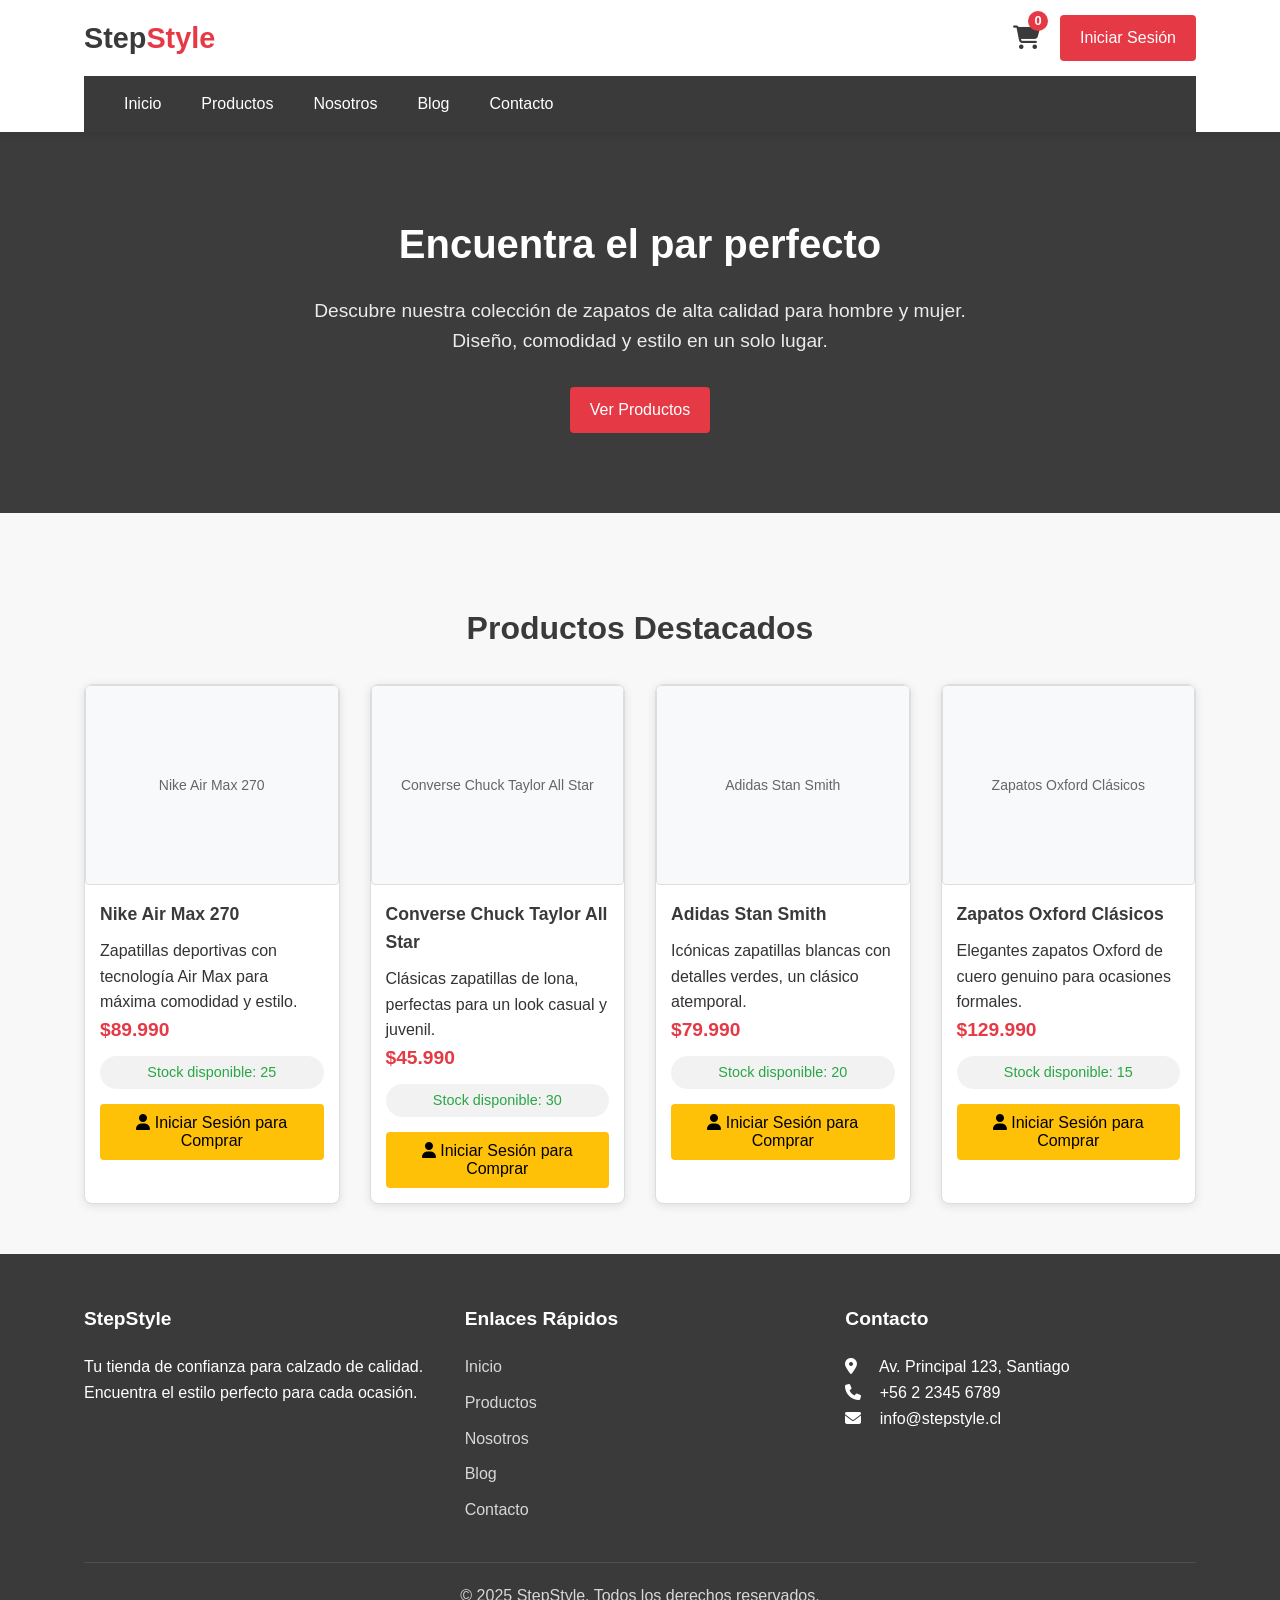
<file: index.html>
<!DOCTYPE html>
    <html lang="es">

    <head>
        <meta charset="UTF-8">
        <meta name="viewport" content="width=device-width, initial-scale=1.0">
        <title>StepStyle - Tienda de Zapatos "Pisada Fina"</title>
        <link rel="stylesheet" href="https://cdnjs.cloudflare.com/ajax/libs/font-awesome/6.4.0/css/all.min.css">
        <link rel="stylesheet" href="assets/css/style.css">

    </head>

    <body>
        <!-- Header -->
        <header>
            <div class="container">
                <div class="header-top">
                    <div class="logo">Step<span>Style</span></div>
                    <div class="header-actions">
                        <div class="cart-icon">
                            <a href="carrito.html"><i class="fas fa-shopping-cart"></i></a>
                            <span class="cart-count">0</span>
                        </div>
                        <!-- Menu del usuario -->
                        <div class="user-menu" id="user-menu" style="display: none;">
                            <div class="user-menu-btn">
                                <i class="fas fa-user-circle"></i>
                                <span id="user-name"></span>
                                <i class="fas fa-chevron-down"></i>
                            </div>
                            <div class="user-dropdown">
                                <a href="perfil.html">Mi Perfil</a>
                                <a href="#" class="logout-btn" onclick="logout()">Cerrar Sesión</a>
                            </div>
                        </div>
                        <!-- Y el botón de login cuando no hay sesión -->
                        <a href="login.html" class="btn btn-outline" id="login-btn">Iniciar Sesión</a>
                        
                        <div class="mobile-menu-btn">
                            <i class="fas fa-bars"></i>
                        </div>
                    </div>
                </div>
                <nav class="navbar">
                    <ul>
                        <li><a href="index.html">Inicio</a></li>
                        <li><a href="productos.html">Productos</a></li>
                        <li><a href="nosotros.html">Nosotros</a></li>
                        <li><a href="blog.html">Blog</a></li>
                        <li><a href="contacto.html">Contacto</a></li>
                    </ul>
                </nav>
            </div>
        </header>
        <!--Hero Section-->
        <section class="hero" id="home">
            <div class="container">
                <h1>Encuentra el par perfecto</h1>
                <p>Descubre nuestra colección de zapatos de alta calidad para hombre y mujer. Diseño, comodidad y estilo en
                    un solo lugar.</p>
                <a href="productos.html" class="btn">Ver Productos</a>
            </div>
        </section>

        <!-- Productos Destacados -->
        <section class="container">
            <h2 class="section-title">Productos Destacados</h2>
            <div class="products-grid" id="featured-products">
                <!-- Los productos se cargarán con JavaScript -->
            </div>
        </section>

        <!-- Footer -->
        <footer>
            <div class="container">
                <div class="footer-content">
                    <div class="footer-section">
                        <h3>StepStyle</h3>
                        <p>Tu tienda de confianza para calzado de calidad. Encuentra el estilo perfecto para cada ocasión.
                        </p>
                    </div>
                    <div class="footer-section">
                        <h3>Enlaces Rápidos</h3>
                        <ul>
                            <li><a href="index.html">Inicio</a></li>
                            <li><a href="productos.html">Productos</a></li>
                            <li><a href="nosotros.html">Nosotros</a></li>
                            <li><a href="blog.html">Blog</a></li>
                            <li><a href="contacto.html">Contacto</a></li>
                        </ul>
                    </div>
                    <div class="footer-section">
                        <h3>Contacto</h3>
                        <p><i class="fas fa-map-marker-alt"></i> Av. Principal 123, Santiago</p>
                        <p><i class="fas fa-phone"></i> +56 2 2345 6789</p>
                        <p><i class="fas fa-envelope"></i> info@stepstyle.cl</p>
                    </div>
                </div>
                <div class="footer-bottom">
                    <p>&copy; 2025 StepStyle. Todos los derechos reservados.</p>
                </div>
            </div>
        </footer>

        <script src="assets/js/main.js"></script>
        <script src="assets/js/productos.js"></script>
    </body>

    </html>
</file>
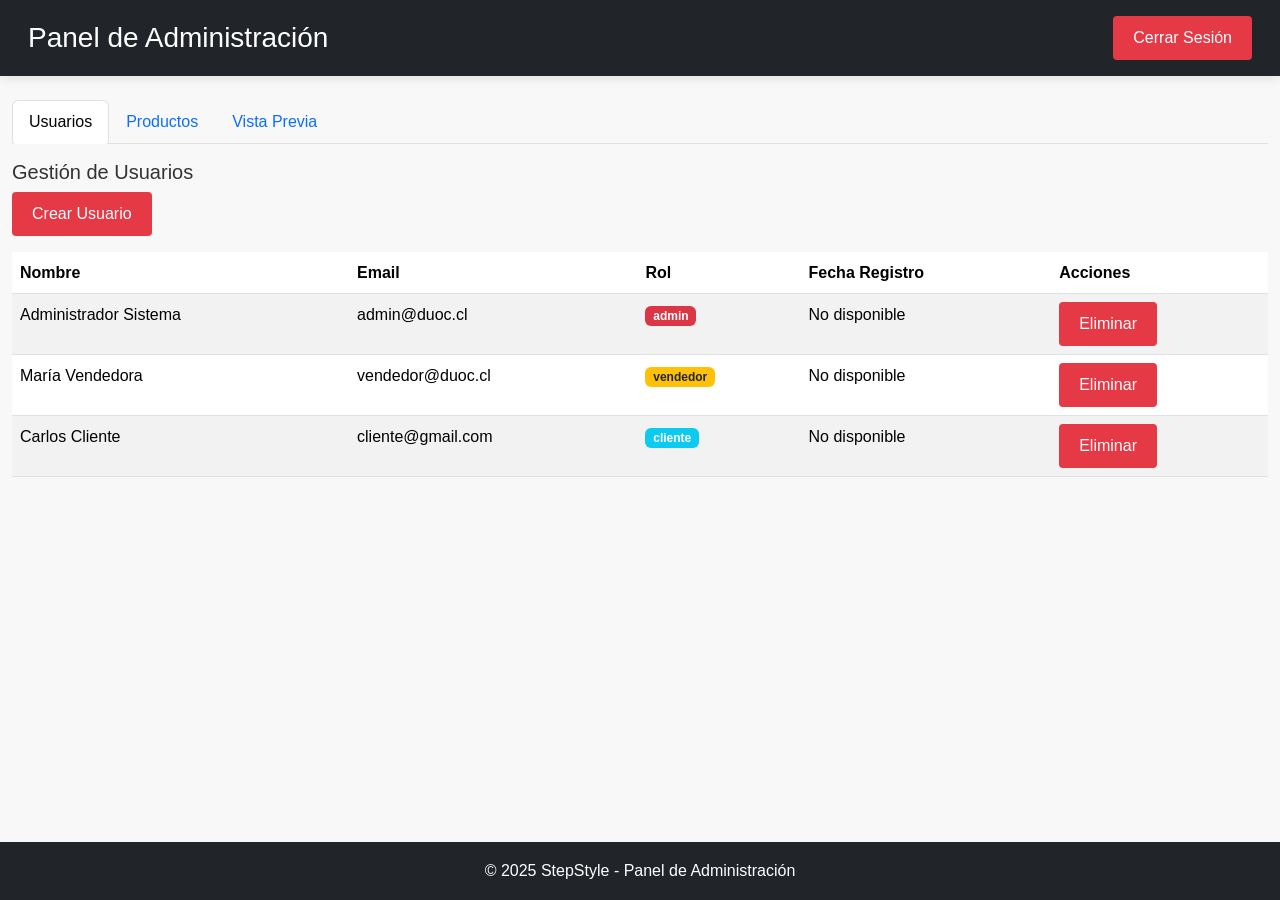
<file: admin.html>
<!DOCTYPE html>
<html lang="es">
<head>
  <meta charset="UTF-8">
  <meta name="viewport" content="width=device-width, initial-scale=1.0">
  <title>StepStyle - Vista Administrador</title>
  <!-- Cargar Bootstrap para usar su sistema de grillas, tablas y componentes -->
  <link href="https://cdn.jsdelivr.net/npm/bootstrap@5.3.2/dist/css/bootstrap.min.css" rel="stylesheet">
  <link rel="stylesheet" href="assets/css/style.css">
</head>
<body>
  <!-- Header -->
  <header class="bg-dark text-white p-3">
    <div class="container-fluid d-flex justify-content-between align-items-center">
      <h1 class="h3 mb-0">Panel de Administración</h1>
      <button class="btn btn-danger btn-sm" onclick="logout()">Cerrar Sesión</button>
    </div>
  </header>

  <main class="container-fluid my-4">
    <!-- Cambiar entre secciones sin recargar -->
    <ul class="nav nav-tabs" id="adminTabs" role="tablist">
      <li class="nav-item" role="presentation">
        <button class="nav-link active" id="usuarios-tab" data-bs-toggle="tab" data-bs-target="#usuarios" type="button" role="tab">Usuarios</button>
      </li>
      <li class="nav-item" role="presentation">
        <button class="nav-link" id="productos-tab" data-bs-toggle="tab" data-bs-target="#productos" type="button" role="tab">Productos</button>
      </li>
      <li class="nav-item" role="presentation">
        <button class="nav-link" id="vista-previa-tab" data-bs-toggle="tab" data-bs-target="#vista-previa" type="button" role="tab">Vista Previa</button>
      </li>
    </ul>

    <!-- Contenido de pestañas -->
    <div class="tab-content mt-3" id="adminTabsContent">
      <!-- Gestión de Usuarios -->
      <div class="tab-pane fade show active" id="usuarios" role="tabpanel">
        <h2 class="h5">Gestión de Usuarios</h2>
        <button class="btn btn-primary mb-3" onclick="mostrarFormularioUsuario()">Crear Usuario</button>
        
        <!-- Formulario para crear nuevo usuario -->
        <div id="form-usuario" class="card mb-3" style="display:none;">
          <div class="card-header">
            <h5 class="card-title mb-0">Crear Nuevo Usuario</h5>
          </div>
          <div class="card-body">
            <div class="row">
              <div class="col-md-6">
                <input type="text" id="nombreUsuario" class="form-control mb-2" placeholder="Nombre completo" required>
                <input type="email" id="emailUsuario" class="form-control mb-2" placeholder="Correo electrónico" required>
                <input type="password" id="contrasenaUsuario" class="form-control mb-2" placeholder="Contraseña" required>
              </div>
              <div class="col-md-6">
                <select id="rolUsuario" class="form-select mb-2" required>
                  <option value="">Seleccionar rol</option>
                  <option value="cliente">Cliente</option>
                  <option value="vendedor">Vendedor</option>
                  <option value="admin">Administrador</option>
                </select>
                <select id="generoUsuario" class="form-select mb-2">
                  <option value="">Seleccionar género</option>
                  <option value="masculino">Masculino</option>
                  <option value="femenino">Femenino</option>
                  <option value="otro">Otro</option>
                </select>
                <input type="date" id="fechaNacimientoUsuario" class="form-control mb-2" placeholder="Fecha de nacimiento">
                <select id="regionUsuario" class="form-select mb-2">
                  <option value="">Seleccionar región</option>
                </select>
              </div>
            </div>
            <div class="col-12">
              <select id="comunaUsuario" class="form-select mb-2" disabled>
                <option value="">Primero selecciona una región</option>
              </select>
            </div>
            <div class="d-flex gap-2">
              <button class="btn btn-success" onclick="guardarUsuario()">Guardar Usuario</button>
              <button class="btn btn-secondary" onclick="cancelarFormularioUsuario()">Cancelar</button>
            </div>
          </div>
        </div>
        
        <!-- Tabla Bootstrap: tabla con estilos responsivos -->
        <div class="table-responsive">
          <table class="table table-striped">
            <thead>
              <tr>
                <th>Nombre</th>
                <th>Email</th>
                <th>Rol</th>
                <th>Fecha Registro</th>
                <th>Acciones</th>
              </tr>
            </thead>
            <tbody id="usuarios-table">
              <!-- Se llenara dinamicamente -->
            </tbody>
          </table>
        </div>
      </div>

      <!-- Gestión de Productos -->
      <div class="tab-pane fade" id="productos" role="tabpanel">
        <h2 class="h5">Gestión de Productos</h2>
        <button class="btn btn-primary mb-3" onclick="mostrarFormularioProducto()">Añadir Producto</button>
            <div id="form-producto" class="mb-3" style="display:none;">
            <input type="text" id="nombreProducto" class="form-control mb-2" placeholder="Nombre del producto" required>
            <select id="categoriaProducto" class="form-control mb-2" required>
              <option value="">Seleccionar categoría</option>
              <option value="hombre">Hombre</option>
              <option value="mujer">Mujer</option>
              <option value="niños">Niños</option>
              <option value="deportivos">Deportivos</option>
            </select>
            <input type="number" id="precioProducto" class="form-control mb-2" placeholder="Precio" required>
            <input type="text" id="imagenProducto" class="form-control mb-2" placeholder="URL de la imagen" required>
            <textarea id="descripcionProducto" class="form-control mb-2" placeholder="Descripción del producto"></textarea>
            <input type="number" id="stockProducto" class="form-control mb-2" placeholder="Stock inicial" required>
            <button class="btn btn-success" onclick="guardarProducto()">Guardar</button>
            </div>

        <!-- Tabla de productos responsiva -->
        <div class="table-responsive">
          <table class="table table-bordered">
            <thead>
              <tr>
                <th>Nombre</th>
                <th>Categoría</th>
              <th>Precio</th>
              <th>Stock</th>
              <th>Acciones</th>
            </tr>
          </thead>
          <tbody id="productos-table">
            <!-- Se llenará dinámicamente -->
          </tbody>
        </table>
      </div>
      </div>

      <!-- Vista Previa del Sitio -->
      <div class="tab-pane fade" id="vista-previa" role="tabpanel">
        <div class="d-flex justify-content-between align-items-center mb-3">
          <h2 class="h5 mb-0">Vista Previa del Sitio Web</h2>
          <div>
            <button class="btn btn-outline-primary btn-sm me-2" onclick="cambiarPaginaPrevia('index.html')">Inicio</button>
            <button class="btn btn-outline-primary btn-sm me-2" onclick="cambiarPaginaPrevia('productos.html')">Productos</button>
            <button class="btn btn-outline-primary btn-sm me-2" onclick="cambiarPaginaPrevia('blog.html')">Blog</button>
            <button class="btn btn-outline-primary btn-sm me-2" onclick="cambiarPaginaPrevia('contacto.html')">Contacto</button>
            <button class="btn btn-secondary btn-sm" onclick="cerrarVistaPrevia()">Volver al Panel</button>
          </div>
        </div>
        
        <!-- Contenedor del iframe para la vista previa -->
        <div class="preview-container" style="border: 2px solid #dee2e6; border-radius: 8px; overflow: hidden; height: 70vh;">
          <iframe id="preview-iframe" 
                  src="index.html" 
                  style="width: 100%; height: 100%; border: none;"
                  title="Vista previa del sitio web">
          </iframe>
        </div>
        
        <!-- Información adicional -->
        <div class="mt-3">
          <div class="alert alert-info" role="alert">
            <i class="fas fa-info-circle me-2"></i>
            <strong>Vista Previa:</strong> Aquí puede navegar por las diferentes páginas del sitio web tal como las ven los usuarios. 
            Use los botones superiores para cambiar entre páginas o haga clic en "Volver al Panel" para regresar a la administración.
          </div>
          <div class="alert alert-warning" role="alert">
            <i class="fas fa-exclamation-triangle me-2"></i>
            <strong>Nota:</strong> En esta vista previa se han desactivado/ocultado los siguientes elementos para mantener segura su sesión:
            <ul class="mb-0 mt-2">
              <li>Botones de "Cerrar Sesión"</li>
              <li>Enlaces a "Panel Vendedor"</li>
              <li>Enlaces a "Panel Administrador"</li>
              <li>Cualquier función administrativa</li>
            </ul>
          </div>
        </div>
      </div>
    </div>
  </main>

  <!-- Footer -->
  <footer class="bg-dark text-white text-center p-3">
    <div class="container-fluid">
      <p class="mb-0">&copy; 2025 StepStyle - Panel de Administración</p>
    </div>
  </footer>

  <!-- Cargar main.js para funciones como logout -->
  <script src="assets/js/main.js"></script>
<!-- Bootstrap JS -->
<script src="https://cdn.jsdelivr.net/npm/bootstrap@5.3.2/dist/js/bootstrap.bundle.min.js"></script>

  <!-- Scripts propios -->
  <script src="assets/js/auth.js"></script>
  <script src="assets/js/regiones-comunas.js"></script>
  <script src="assets/js/admin.js"></script>
</file>
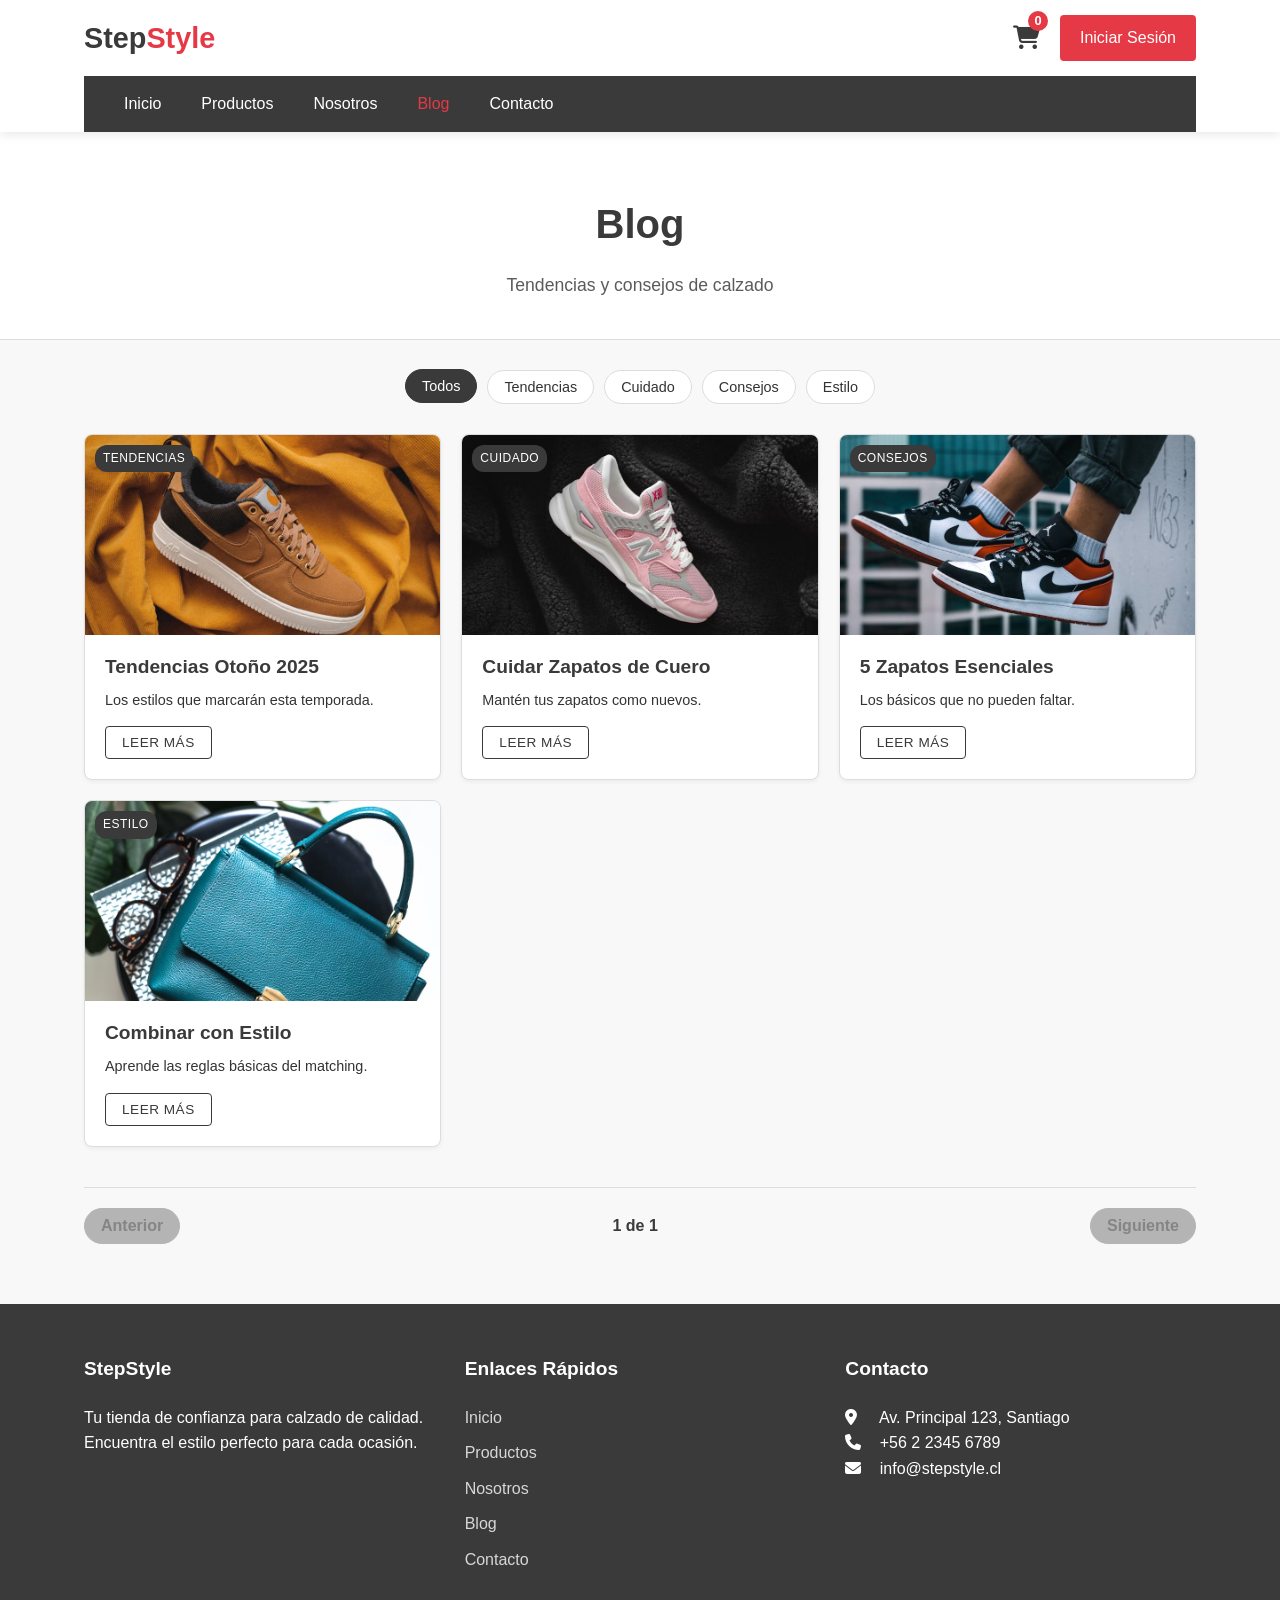
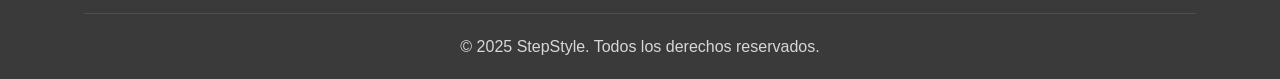
<file: blog.html>
<!DOCTYPE html>
<html lang="es">
<head>
    <meta charset="UTF-8">
    <meta name="viewport" content="width=device-width, initial-scale=1.0">
    <title>Blog - StepStyle | Tendencias y Consejos de Calzado</title>
    <link rel="stylesheet" href="https://cdnjs.cloudflare.com/ajax/libs/font-awesome/6.4.0/css/all.min.css">
    <link rel="stylesheet" href="assets/css/style.css">
    <link rel="stylesheet" href="assets/css/blog.css">
</head>
<body>
    <!-- Header -->
    <header>
        <div class="container">
            <div class="header-top">
                <div class="logo">Step<span>Style</span></div>
                <div class="header-actions">
                    <div class="cart-icon">
                        <a href="carrito.html"><i class="fas fa-shopping-cart"></i></a>
                        <span class="cart-count">0</span>
                    </div>
                    <!-- Menu del usuario -->
                    <div class="user-menu" id="user-menu" style="display: none;">
                        <div class="user-menu-btn">
                            <i class="fas fa-user-circle"></i>
                            <span id="user-name"></span>
                            <i class="fas fa-chevron-down"></i>
                        </div>
                        <div class="user-dropdown">
                            <a href="perfil.html">Mi Perfil</a>
                            <a href="#" class="logout-btn" onclick="logout()">Cerrar Sesión</a>
                        </div>
                    </div>
                    <!-- Y el botón de login cuando no hay sesión -->
                    <a href="login.html" class="btn btn-outline" id="login-btn">Iniciar Sesión</a>
                    
                    <div class="mobile-menu-btn">
                        <i class="fas fa-bars"></i>
                    </div>
                </div>
            </div>
            <nav class="navbar">
                <ul>
                    <li><a href="index.html">Inicio</a></li>
                    <li><a href="productos.html">Productos</a></li>
                    <li><a href="nosotros.html">Nosotros</a></li>
                    <li><a href="blog.html" class="active">Blog</a></li>
                    <li><a href="contacto.html">Contacto</a></li>
                </ul>
            </nav>
        </div>
    </header>

    <!-- Hero Section del Blog -->
    <section class="blog-heroe">
        <div class="container">
            <h1>Blog</h1>
            <p>Tendencias y consejos de calzado</p>
        </div>
    </section>

    <!-- Contenido Principal del Blog -->
    <main class="container">
        <!-- Filtros Simplificados -->
        <section class="blog-filtros">
            <div class="filter-buttons">
                <button class="filter-btn active" data-category="todos">Todos</button>
                <button class="filter-btn" data-category="tendencias">Tendencias</button>
                <button class="filter-btn" data-category="cuidado">Cuidado</button>
                <button class="filter-btn" data-category="consejos">Consejos</button>
                <button class="filter-btn" data-category="estilo">Estilo</button>
            </div>
        </section>

        <!-- Grid de Artículos -->
        <section class="blog-grilla" id="blog-articulos">
            <!-- Los artículos se cargarán dinámicamente con JavaScript -->
        </section>

        <!-- Paginación Simplificada -->
        <section class="blog-paginacion">
            <button class="pagination-btn" id="prev-page" disabled>Anterior</button>
            <span class="pagination-info">
                <span id="current-page">1</span> de <span id="total-pages">1</span>
            </span>
            <button class="pagination-btn" id="next-page">Siguiente</button>
        </section>
    </main>

    <!-- Footer -->
    <footer>
        <div class="container">
            <div class="footer-content">
                <div class="footer-section">
                    <h3>StepStyle</h3>
                    <p>Tu tienda de confianza para calzado de calidad. Encuentra el estilo perfecto para cada ocasión.</p>
                </div>
                <div class="footer-section">
                    <h3>Enlaces Rápidos</h3>
                    <ul>
                        <li><a href="index.html">Inicio</a></li>
                        <li><a href="productos.html">Productos</a></li>
                        <li><a href="nosotros.html">Nosotros</a></li>
                        <li><a href="blog.html">Blog</a></li>
                        <li><a href="contacto.html">Contacto</a></li>
                    </ul>
                </div>
                <div class="footer-section">
                    <h3>Contacto</h3>
                    <p><i class="fas fa-map-marker-alt"></i> Av. Principal 123, Santiago</p>
                    <p><i class="fas fa-phone"></i> +56 2 2345 6789</p>
                    <p><i class="fas fa-envelope"></i> info@stepstyle.cl</p>
                </div>
            </div>
            <div class="footer-bottom">
                <p>&copy; 2025 StepStyle. Todos los derechos reservados.</p>
            </div>
        </div>
    </footer>

    <script src="assets/js/main.js"></script>
    <script src="assets/js/blog.js"></script>
</body>
</html>
</file>
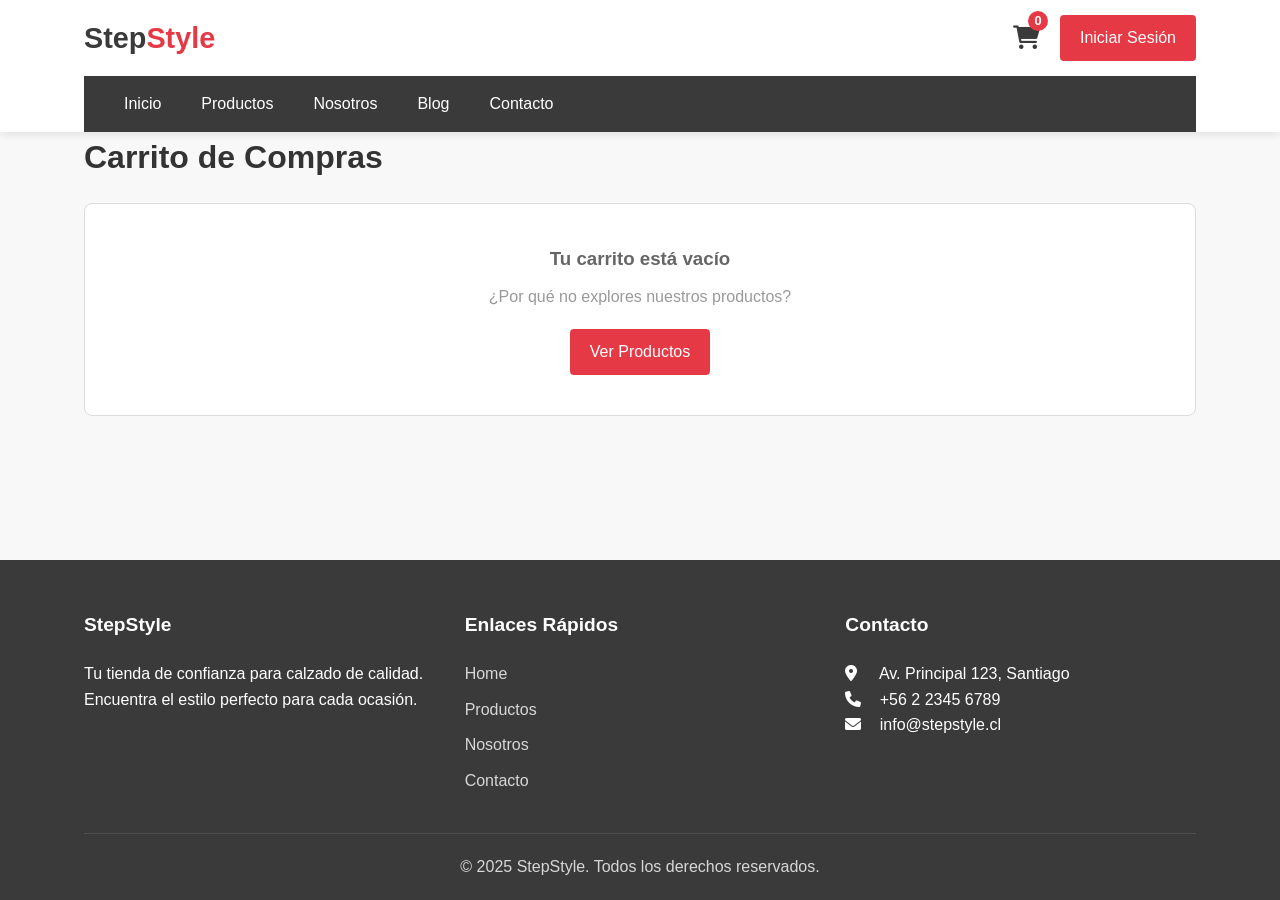
<file: carrito.html>
<!DOCTYPE html>
<html lang="es">
<head>
    <meta charset="UTF-8">
    <meta name="viewport" content="width=device-width, initial-scale=1.0">
    <title>Carrito de Compras - StepStyle</title>
    <link rel="stylesheet" href="https://cdnjs.cloudflare.com/ajax/libs/font-awesome/6.0.0/css/all.min.css">
    <link rel="stylesheet" href="assets/css/style.css">
    <link rel="stylesheet" href="assets/css/carrito.css">
</head>
<body>
    <!-- Header -->
    <header>
        <div class="container">
            <div class="header-top">
                <div class="logo">Step<span>Style</span></div>
                <div class="header-actions">
                    <div class="cart-icon">
                        <a href="carrito.html"><i class="fas fa-shopping-cart"></i></a>
                        <span class="cart-count">0</span>
                    </div>
                    <!-- Menu del usuario -->
                    <div class="user-menu" id="user-menu" style="display: none;">
                        <div class="user-menu-btn">
                            <i class="fas fa-user-circle"></i>
                            <span id="user-name"></span>
                            <i class="fas fa-chevron-down"></i>
                        </div>
                        <div class="user-dropdown">
                            <a href="perfil.html">Mi Perfil</a>
                            <a href="admin.html" id="admin-link" style="display: none;">Administrar</a>
                            <a href="vendedor.html" id="vendedor-link" style="display: none;">Panel Vendedor</a>
                            <a href="#" class="logout-btn" onclick="logout()">Cerrar Sesión</a>
                        </div>
                    </div>
                    <!-- Y el botón de login cuando no hay sesión -->
                    <a href="login.html" class="btn btn-outline" id="login-btn">Iniciar Sesión</a>
                    
                    <div class="mobile-menu-btn">
                        <i class="fas fa-bars"></i>
                    </div>
                </div>
            </div>
            <nav class="navbar">
                <ul>
                    <li><a href="index.html">Inicio</a></li>
                    <li><a href="productos.html">Productos</a></li>
                    <li><a href="nosotros.html">Nosotros</a></li>
                    <li><a href="blog.html">Blog</a></li>
                    <li><a href="contacto.html">Contacto</a></li>
                </ul>
            </nav>
        </div>
    </header>

    <!-- Main Content -->
    <main class="container my-4">
        <h1 class="mb-4">Carrito de Compras</h1>
        
        <!-- Empty Cart Message -->
        <div id="empty-cart-message" class="empty-cart-message">
            <h3>Tu carrito está vacío</h3>
            <p>¿Por qué no explores nuestros productos?</p>
            <a href="productos.html" class="btn btn-primary">Ver Productos</a>
        </div>

        <!-- Hidden Template for Cart Items -->
        <template id="cart-item-template">
            <div class="cart-item">
                <div class="item-info">
                    <img class="item-img" alt="">
                    <div class="item-details">
                        <h3 class="item-name"></h3>
                        <p class="item-price"></p>
                    </div>
                </div>
                <div class="item-actions">
                    <button class="cantidad-btn decrease" type="button">-</button>
                    <input type="number" class="cantidad-input" min="1">
                    <button class="cantidad-btn increase" type="button">+</button>
                    <button class="remove-btn" type="button"><i class="fas fa-trash"></i></button>
                </div>
            </div>
        </template>

        <!-- Cart Items Container -->
        <div class="row">
            <div class="col-md-8">
                <div id="cart-items" class="mb-4">
                    <!-- Cart items will be inserted here -->
                </div>
            </div>

            <!-- Cart Summary -->
            <div class="col-md-4">
                <div class="cart-summary" style="display: none;">
                    <h3>Resumen del Pedido</h3>
                    <div class="d-flex justify-content-between mb-2">
                        <span>Subtotal:</span>
                        <span id="cart-subtotal">$0</span>
                    </div>
                    <div class="d-flex justify-content-between mb-2">
                        <span>Envío:</span>
                        <span id="cart-shipping">$0</span>
                    </div>
                    <hr>
                    <div class="d-flex justify-content-between mb-3">
                        <strong>Total:</strong>
                        <strong id="cart-total">$0</strong>
                    </div>
                    <button id="checkout-btn" class="btn btn-success w-100">
                        Finalizar Compra
                    </button>
                </div>
            </div>
        </div>
    </main>

    <!-- Footer -->
    <footer>
        <div class="container">
            <div class="footer-content">
                <div class="footer-section">
                    <h3>StepStyle</h3>
                    <p>Tu tienda de confianza para calzado de calidad. Encuentra el estilo perfecto para cada ocasión.
                    </p>
                </div>
                <div class="footer-section">
                    <h3>Enlaces Rápidos</h3>
                    <ul>
                        <li><a href="index.html">Home</a></li>
                        <li><a href="productos.html">Productos</a></li>
                        <li><a href="nosotros.html">Nosotros</a></li>
                        <li><a href="contacto.html">Contacto</a></li>
                    </ul>
                </div>
                <div class="footer-section">
                    <h3>Contacto</h3>
                    <p><i class="fas fa-map-marker-alt"></i> Av. Principal 123, Santiago</p>
                    <p><i class="fas fa-phone"></i> +56 2 2345 6789</p>
                    <p><i class="fas fa-envelope"></i> info@stepstyle.cl</p>
                </div>
            </div>
            <div class="footer-bottom">
                <p>&copy; 2025 StepStyle. Todos los derechos reservados.</p>
            </div>
        </div>
    </footer>

    <!-- Scripts -->
    <script src="assets/js/main.js"></script>
    <script src="assets/js/carrito.js"></script>
</body>
</html>
</file>
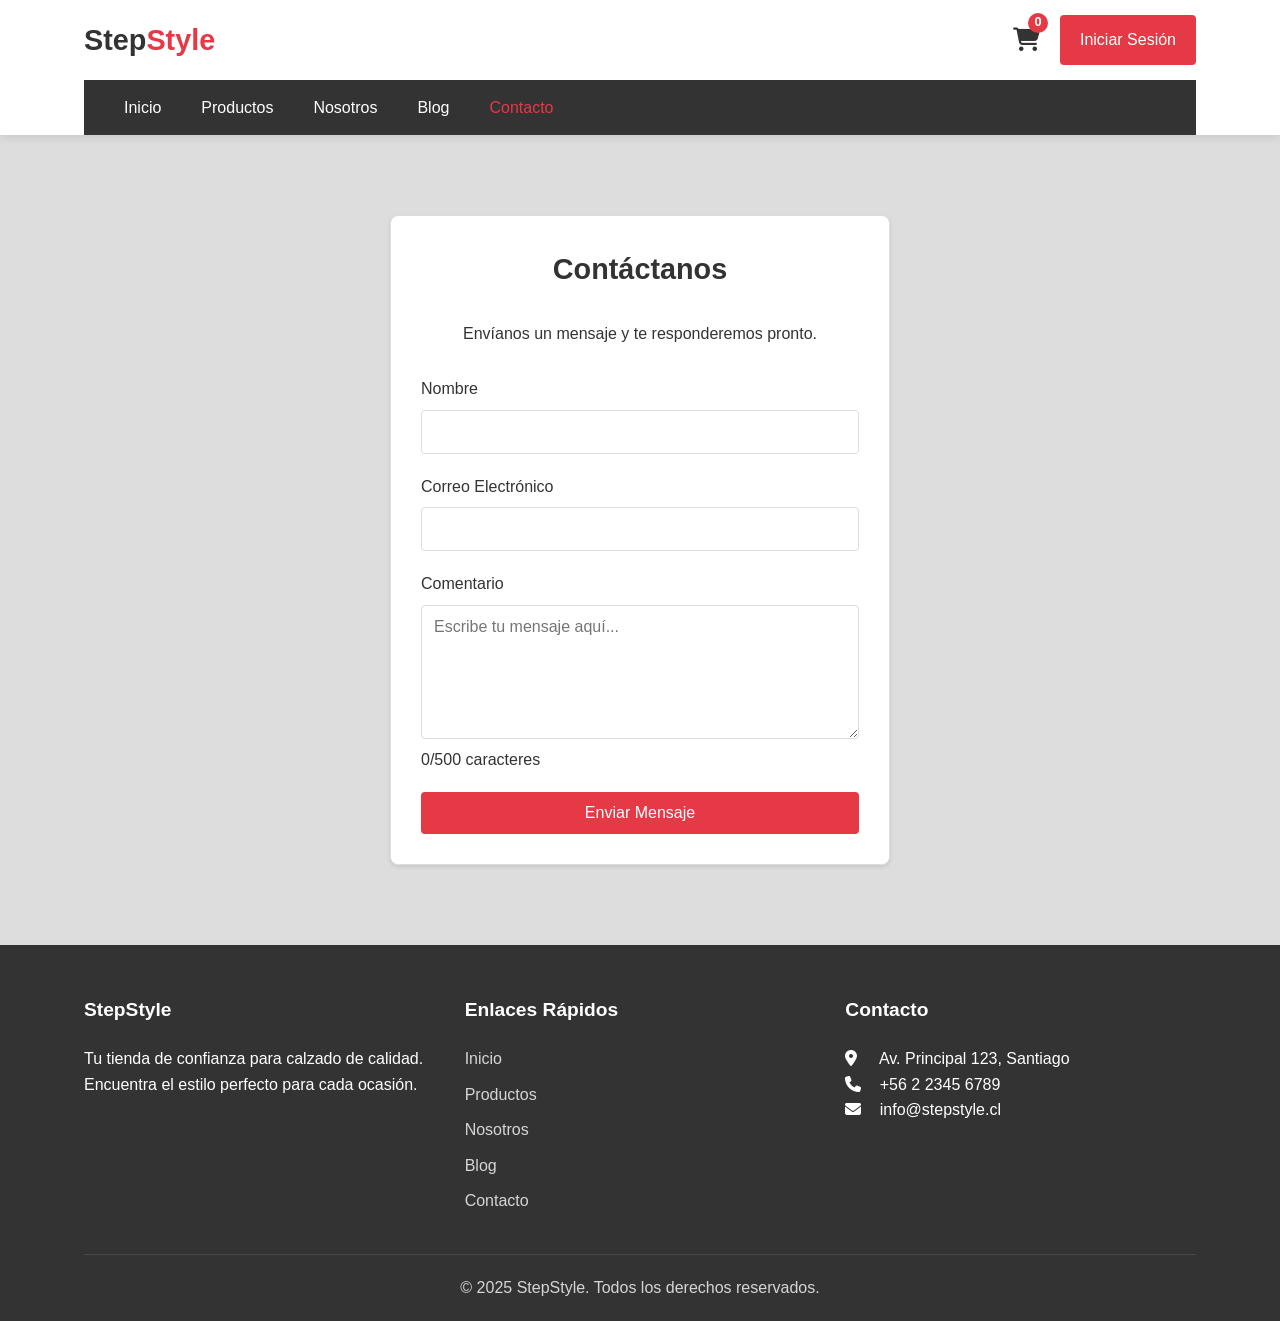
<file: contacto.html>
<!DOCTYPE html>
<html lang="es">
<head>
    <meta charset="UTF-8">
    <meta name="viewport" content="width=device-width, initial-scale=1.0">
    <title>StepStyle - Contacto</title>
    <link rel="stylesheet" href="https://cdnjs.cloudflare.com/ajax/libs/font-awesome/6.4.0/css/all.min.css">
    <link rel="stylesheet" href="assets/css/style.css">
    <link rel="stylesheet" href="assets/css/auth.css">
</head>
<body>
    <!-- Header -->
    <header>
        <div class="container">
            <div class="header-top">
                <div class="logo">Step<span>Style</span></div>
                <div class="header-actions">
                    <div class="cart-icon">
                        <a href="carrito.html"><i class="fas fa-shopping-cart"></i></a>
                        <span class="cart-count">0</span>
                    </div>
                    
                    <!-- Menú de usuario -->
                    <div class="user-menu" id="user-menu" style="display: none;">
                        <div class="user-menu-btn">
                            <i class="fas fa-user-circle"></i>
                            <span id="user-name">Usuario</span>
                            <i class="fas fa-chevron-down"></i>
                        </div>
                        <div class="user-dropdown">
                            <a href="admin.html" id="admin-link" style="display: none;">Administrar</a>
                            <a href="vendedor.html" id="vendedor-link" style="display: none;">Panel Vendedor</a>
                            <a href="#" onclick="logout()">Cerrar Sesión</a>
                        </div>
                    </div>
                    
                    <!-- Botón de login (cuando no hay usuario logueado) -->
                    <a href="login.html" class="btn" id="login-btn">Iniciar Sesión</a>
                    
                    <div class="mobile-menu-btn">
                        <i class="fas fa-bars"></i>
                    </div>
                </div>
            </div>
            <nav class="navbar">
                <ul>
                    <li><a href="index.html">Inicio</a></li>
                    <li><a href="productos.html">Productos</a></li>
                    <li><a href="nosotros.html">Nosotros</a></li>
                    <li><a href="blog.html">Blog</a></li>
                    <li><a href="contacto.html" class="active">Contacto</a></li>
                </ul>
            </nav>
        </div>
    </header>

    <!-- Contenedor de Contacto -->
    <div class="container auth-container">
        <div class="form-container">
            <h2 class="form-title">Contáctanos</h2>
            <p class="form-subtitle">Envíanos un mensaje y te responderemos pronto.</p>
            
            <form id="contacto-form">
                <div class="form-group">
                    <label for="contacto-nombre">Nombre</label>
                    <input type="text" id="contacto-nombre" maxlength="100" required>
                    <div class="error-message" id="contacto-nombre-error"></div>
                </div>

                <div class="form-group">
                    <label for="contacto-correo">Correo Electrónico</label>
                    <input type="email" id="contacto-correo" maxlength="100" required>
                    <div class="error-message" id="contacto-correo-error"></div>
                </div>

                <div class="form-group">
                    <label for="contacto-comentario">Comentario</label>
                    <textarea id="contacto-comentario" rows="6" maxlength="500" placeholder="Escribe tu mensaje aquí..." required></textarea>
                    <div class="error-message" id="contacto-comentario-error"></div>
                    <div class="contar-caracteres">
                        <span id="contar-caracteres">0</span>/500 caracteres
                    </div>
                </div>

                <button type="submit" class="btn">Enviar Mensaje</button>
            </form>
        </div>
    </div>

    <!-- Footer -->
        <footer>
            <div class="container">
                <div class="footer-content">
                    <div class="footer-section">
                        <h3>StepStyle</h3>
                        <p>Tu tienda de confianza para calzado de calidad. Encuentra el estilo perfecto para cada ocasión.
                        </p>
                    </div>
                    <div class="footer-section">
                        <h3>Enlaces Rápidos</h3>
                        <ul>
                            <li><a href="index.html">Inicio</a></li>
                            <li><a href="productos.html">Productos</a></li>
                            <li><a href="nosotros.html">Nosotros</a></li>
                            <li><a href="blog.html">Blog</a></li>
                            <li><a href="contacto.html">Contacto</a></li>
                        </ul>
                    </div>
                    <div class="footer-section">
                        <h3>Contacto</h3>
                        <p><i class="fas fa-map-marker-alt"></i> Av. Principal 123, Santiago</p>
                        <p><i class="fas fa-phone"></i> +56 2 2345 6789</p>
                        <p><i class="fas fa-envelope"></i> info@stepstyle.cl</p>
                    </div>
                </div>
                <div class="footer-bottom">
                    <p>&copy; 2025 StepStyle. Todos los derechos reservados.</p>
                </div>
            </div>
        </footer>

    <script src="assets/js/main.js"></script>
    <script src="assets/js/contacto.js"></script>
    
</body>
</html>
</file>
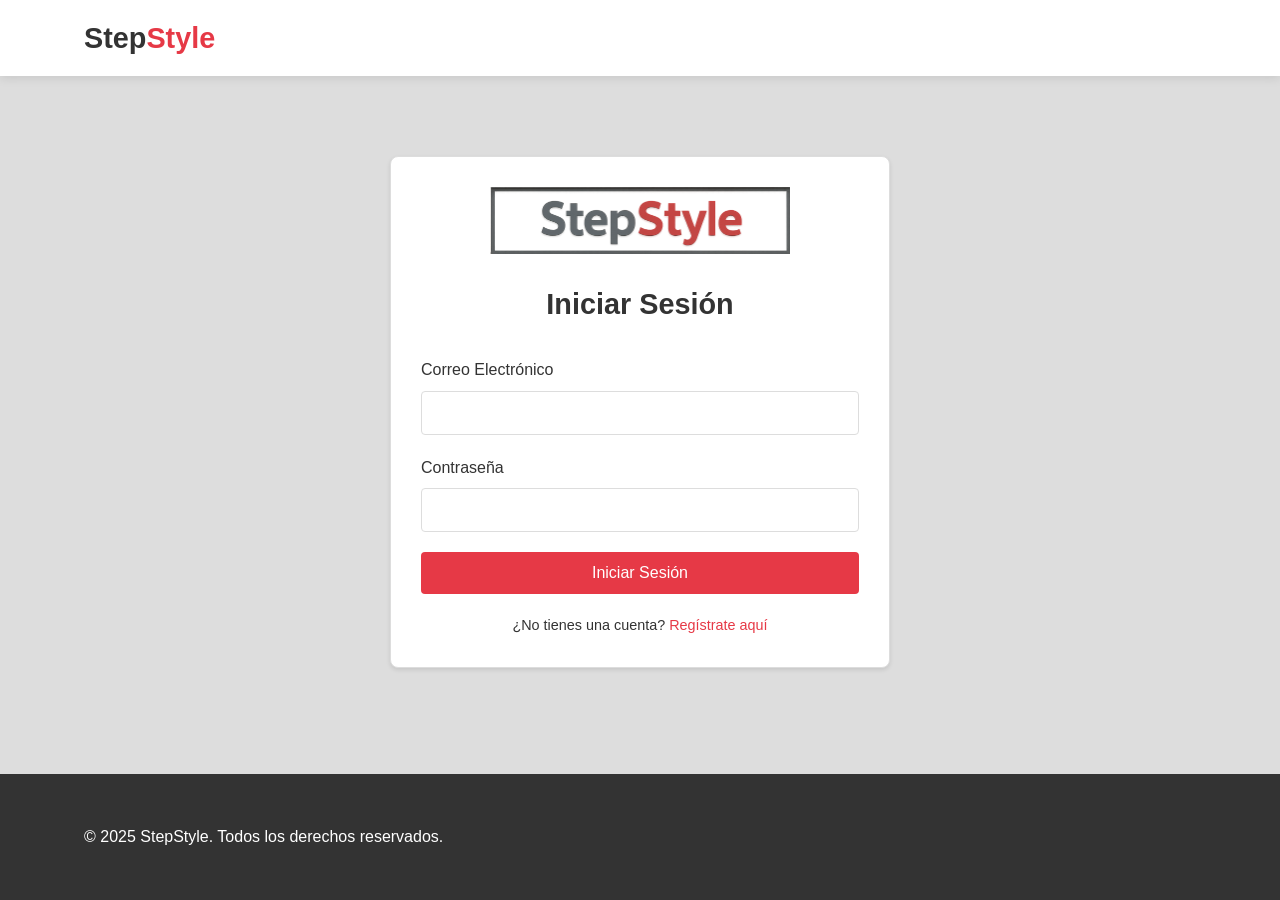
<file: login.html>
<!DOCTYPE html>
<html lang="es">
<head>
    <meta charset="UTF-8">
    <meta name="viewport" content="width=device-width, initial-scale=1.0">
    <title>StepStyle - Iniciar Sesión</title>
    <!-- Estilos -->
    <link rel="stylesheet" href="https://cdnjs.cloudflare.com/ajax/libs/font-awesome/6.4.0/css/all.min.css">
    <link rel="stylesheet" href="assets/css/style.css">
    <link rel="stylesheet" href="assets/css/auth.css">
</head>
<body>
    <!-- Header -->
    <header>
        <div class="container">
            <div class="header-top">
                <div class="logo">Step<span>Style</span></div>
            </div>
        </div>
    </header>

    <!-- Formulario de Login -->
    <div class="container auth-container">
        <div class="form-container">
            <div class="form-logo">
                <img src="assets/img/logo/logo.png" alt="StepStyle Logo" class="logo-image">
            </div>
            <h2 class = "form-title">Iniciar Sesión</h2>
            <form id="login-form">
                <div class="form-group">
                    <label for="login-email">Correo Electrónico</label>
                    <input type="email" id="login-email" required>
                    <div class="error-message" id="login-email-error"></div>
                </div>
                <div class="form-group">
                    <label for="login-contrasena">Contraseña</label>
                    <input type="password" id="login-contrasena" required>
                    <div class="error-message" id="login-contrasena-error"></div>
                </div>

                <button type="submit" class="btn">Iniciar Sesión</button>

                <div class="form-footer">
                    <p>¿No tienes una cuenta? <a href="registro.html">Regístrate aquí</a></p>
                </div>
            </form>
        </div>
    </div>

    <!-- Footer -->
    <footer>
        <div class="container">
            <div class="footer-content">
                <p>&copy; 2025 StepStyle. Todos los derechos reservados.</p>
            </div>
        </div>
    </footer>

    <!-- Script de autenticación -->
    <script src="assets/js/auth.js"></script>
</body>
</html>
</file>
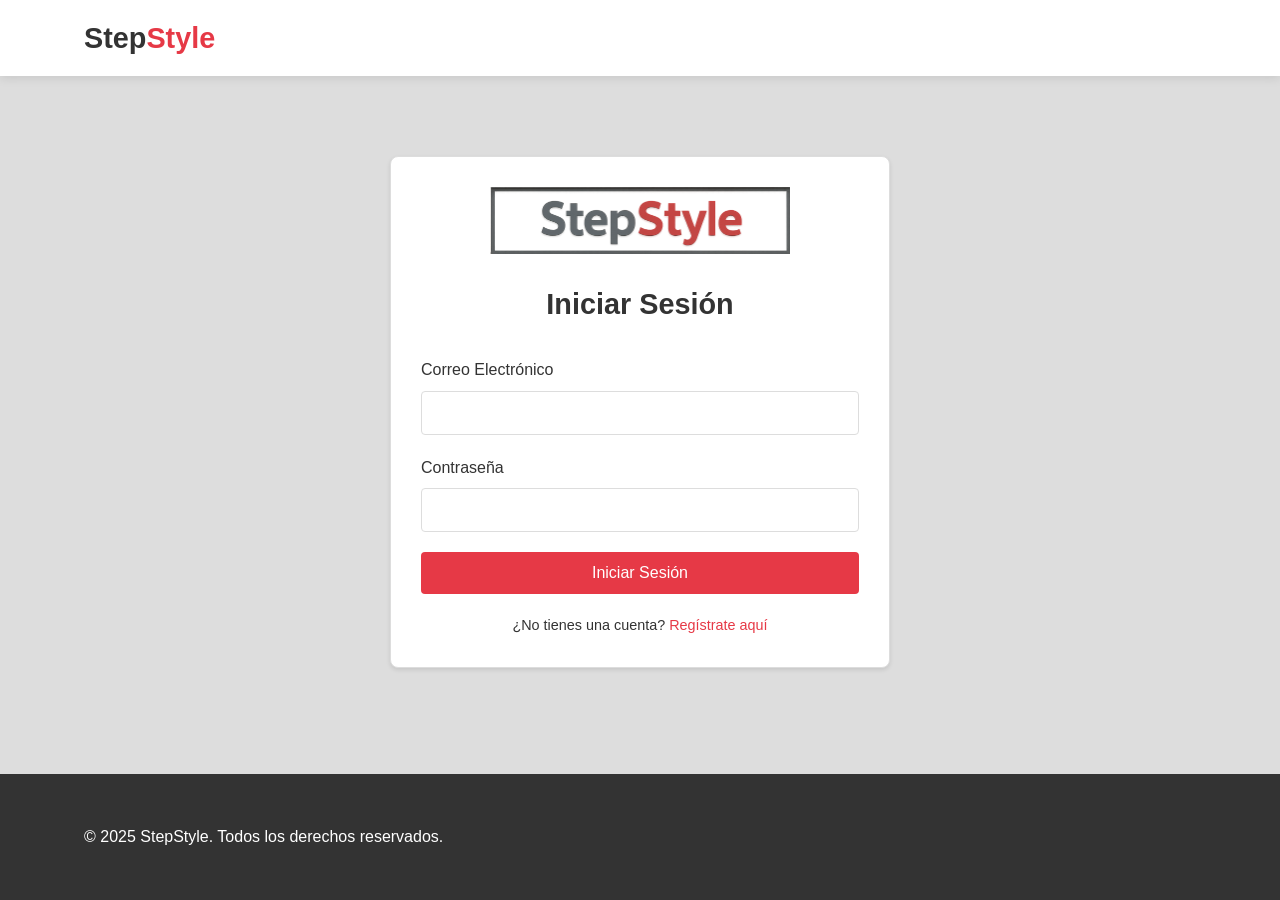
<file: perfil.html>
<!DOCTYPE html>
<html lang="es">
<head>
    <meta charset="UTF-8">
    <meta name="viewport" content="width=device-width, initial-scale=1.0">
    <title>StepStyle - Mi Perfil</title>
    <link rel="stylesheet" href="https://cdnjs.cloudflare.com/ajax/libs/font-awesome/6.4.0/css/all.min.css">
    <link rel="stylesheet" href="assets/css/style.css">
    <link rel="stylesheet" href="assets/css/auth.css">
    <link rel="stylesheet" href="assets/css/perfil.css">
</head>
<body>
    <!-- Header -->
    <header>
        <div class="container">
            <div class="header-top">
                <div class="logo">Step<span>Style</span></div>
                <div class="header-actions">
                    <div class="cart-icon">
                        <a href="carrito.html"><i class="fas fa-shopping-cart"></i></a>
                        <span class="cart-count">0</span>
                    </div>
                    <!-- Menu del usuario -->
                    <div class="user-menu" id="user-menu">
                        <div class="user-menu-btn">
                            <i class="fas fa-user-circle"></i>
                            <span id="user-name"></span>
                            <i class="fas fa-chevron-down"></i>
                        </div>
                        <div class="user-dropdown">
                            <a href="perfil.html">Mi Perfil</a>
                            <a href="#" class="logout-btn" onclick="logout()">Cerrar Sesión</a>
                        </div>
                    </div>
                    <!-- Y el botón de login cuando no hay sesión -->
                    <a href="login.html" class="btn btn-outline" id="login-btn">Iniciar Sesión</a>
                    
                    <div class="mobile-menu-btn">
                        <i class="fas fa-bars"></i>
                    </div>
                </div>
            </div>
            <nav class="navbar">
                <ul>
                    <li><a href="index.html">Inicio</a></li>
                    <li><a href="productos.html">Productos</a></li>
                    <li><a href="nosotros.html">Nosotros</a></li>
                    <li><a href="blog.html">Blog</a></li>
                    <li><a href="contacto.html">Contacto</a></li>
                </ul>
            </nav>
        </div>
    </header>

    <!-- Contenido Principal -->
    <div class="container auth-container">
        <div class="form-container">
            <div class="form-logo">
                <i class="fas fa-user-circle" style="font-size: 4rem; color: #6366f1;"></i>
            </div>
            <h2 class="form-title">Mi Perfil</h2>
            
            <!-- Información del usuario -->
            <div class="profile-info" id="profile-info">
                <div class="form-group">
                    <label><strong>Nombre:</strong></label>
                    <p id="profile-nombre">Cargando...</p>
                </div>
                
                <div class="form-group">
                    <label><strong>Email:</strong></label>
                    <p id="profile-email">Cargando...</p>
                </div>
                
                <div class="form-group">
                    <label><strong>RUT:</strong></label>
                    <p id="profile-run">Cargando...</p>
                </div>
                
                <div class="form-group">
                    <label><strong>Fecha de Nacimiento:</strong></label>
                    <p id="profile-nacimiento">Cargando...</p>
                </div>
                
                <div class="form-group">
                    <label><strong>Región:</strong></label>
                    <p id="profile-region">Cargando...</p>
                </div>
                
                <div class="form-group">
                    <label><strong>Comuna:</strong></label>
                    <p id="profile-comuna">Cargando...</p>
                </div>
                
                <div class="form-group">
                    <label><strong>Dirección:</strong></label>
                    <p id="profile-direccion">Cargando...</p>
                </div>
                
                <div class="form-group">
                    <label><strong>Rol:</strong></label>
                    <p id="profile-rol">Cargando...</p>
                </div>
                
                <div class="form-group">
                    <label><strong>Fecha de Registro:</strong></label>
                    <p id="profile-fecha-registro">Cargando...</p>
                </div>
            </div>

            <!-- Botones de acción -->
            <div class="profile-actions">
                <button class="btn btn-outline" onclick="editarPerfil()">
                    <i class="fas fa-edit"></i> Editar Perfil
                </button>
                <button class="btn" onclick="cambiarContrasena()">
                    <i class="fas fa-key"></i> Cambiar Contraseña
                </button>
            </div>

            <!-- Enlaces rápidos -->
            <div class="profile-links">
                <a href="productos.html" class="profile-link">
                    <i class="fas fa-shoe-prints"></i> Ver Productos
                </a>
            </div>
        </div>
    </div>

    <!-- Footer -->
    <footer>
        <div class="container">
            <div class="footer-content">
                <div class="footer-section">
                    <h3>StepStyle</h3>
                    <p>Tu tienda de confianza para calzado de calidad. Encuentra el estilo perfecto para cada ocasión.</p>
                </div>
                <div class="footer-section">
                    <h3>Enlaces Rápidos</h3>
                    <ul>
                        <li><a href="index.html">Home</a></li>
                        <li><a href="productos.html">Productos</a></li>
                        <li><a href="nosotros.html">Nosotros</a></li>
                        <li><a href="contacto.html">Contacto</a></li>
                    </ul>
                </div>
                <div class="footer-section">
                    <h3>Contacto</h3>
                    <p><i class="fas fa-map-marker-alt"></i> Av. Principal 123, Santiago</p>
                    <p><i class="fas fa-phone"></i> +56 2 2345 6789</p>
                    <p><i class="fas fa-envelope"></i> info@stepstyle.cl</p>
                </div>
            </div>
            <div class="footer-bottom">
                <p>&copy; 2025 StepStyle. Todos los derechos reservados.</p>
            </div>
        </div>
    </footer>

    <!-- Scripts -->
    <script src="assets/js/main.js"></script>
    <script>
        // Cargar información del perfil
        document.addEventListener('DOMContentLoaded', function() {
            // Asegurar que la UI de autenticación se actualice
            if (typeof actualizarUIAutenticacion === 'function') {
                actualizarUIAutenticacion();
            }
            cargarPerfilUsuario();
        });

        function cargarPerfilUsuario() {
            const usuarioLogueado = obtenerUsuarioLogueado();
            if (!usuarioLogueado) {
                window.location.href = 'login.html';
                return;
            }

            // Obtener datos completos del usuario desde localStorage
            const usuarios = JSON.parse(localStorage.getItem('usuarios') || '[]');
            const usuario = usuarios.find(u => u.email === usuarioLogueado.email);

            if (usuario) {
                document.getElementById('profile-nombre').textContent = usuario.nombre || 'No especificado';
                document.getElementById('profile-email').textContent = usuario.email || 'No especificado';
                document.getElementById('profile-run').textContent = usuario.run || 'No especificado';
                document.getElementById('profile-nacimiento').textContent = usuario.fechaNacimiento || 'No especificado';
                document.getElementById('profile-region').textContent = usuario.region || 'No especificado';
                document.getElementById('profile-comuna').textContent = usuario.comuna || 'No especificado';
                document.getElementById('profile-direccion').textContent = usuario.direccion || 'No especificado';
                document.getElementById('profile-rol').textContent = usuario.rol || 'cliente';
                document.getElementById('profile-fecha-registro').textContent = usuario.fechaRegistro || 'No especificado';
            }
        }

        function editarPerfil() {
            alert('Funcionalidad de edición de perfil en desarrollo');
        }

        function cambiarContrasena() {
            alert('Funcionalidad de cambio de contraseña en desarrollo');
        }
    </script>
</body>
</html>
</file>
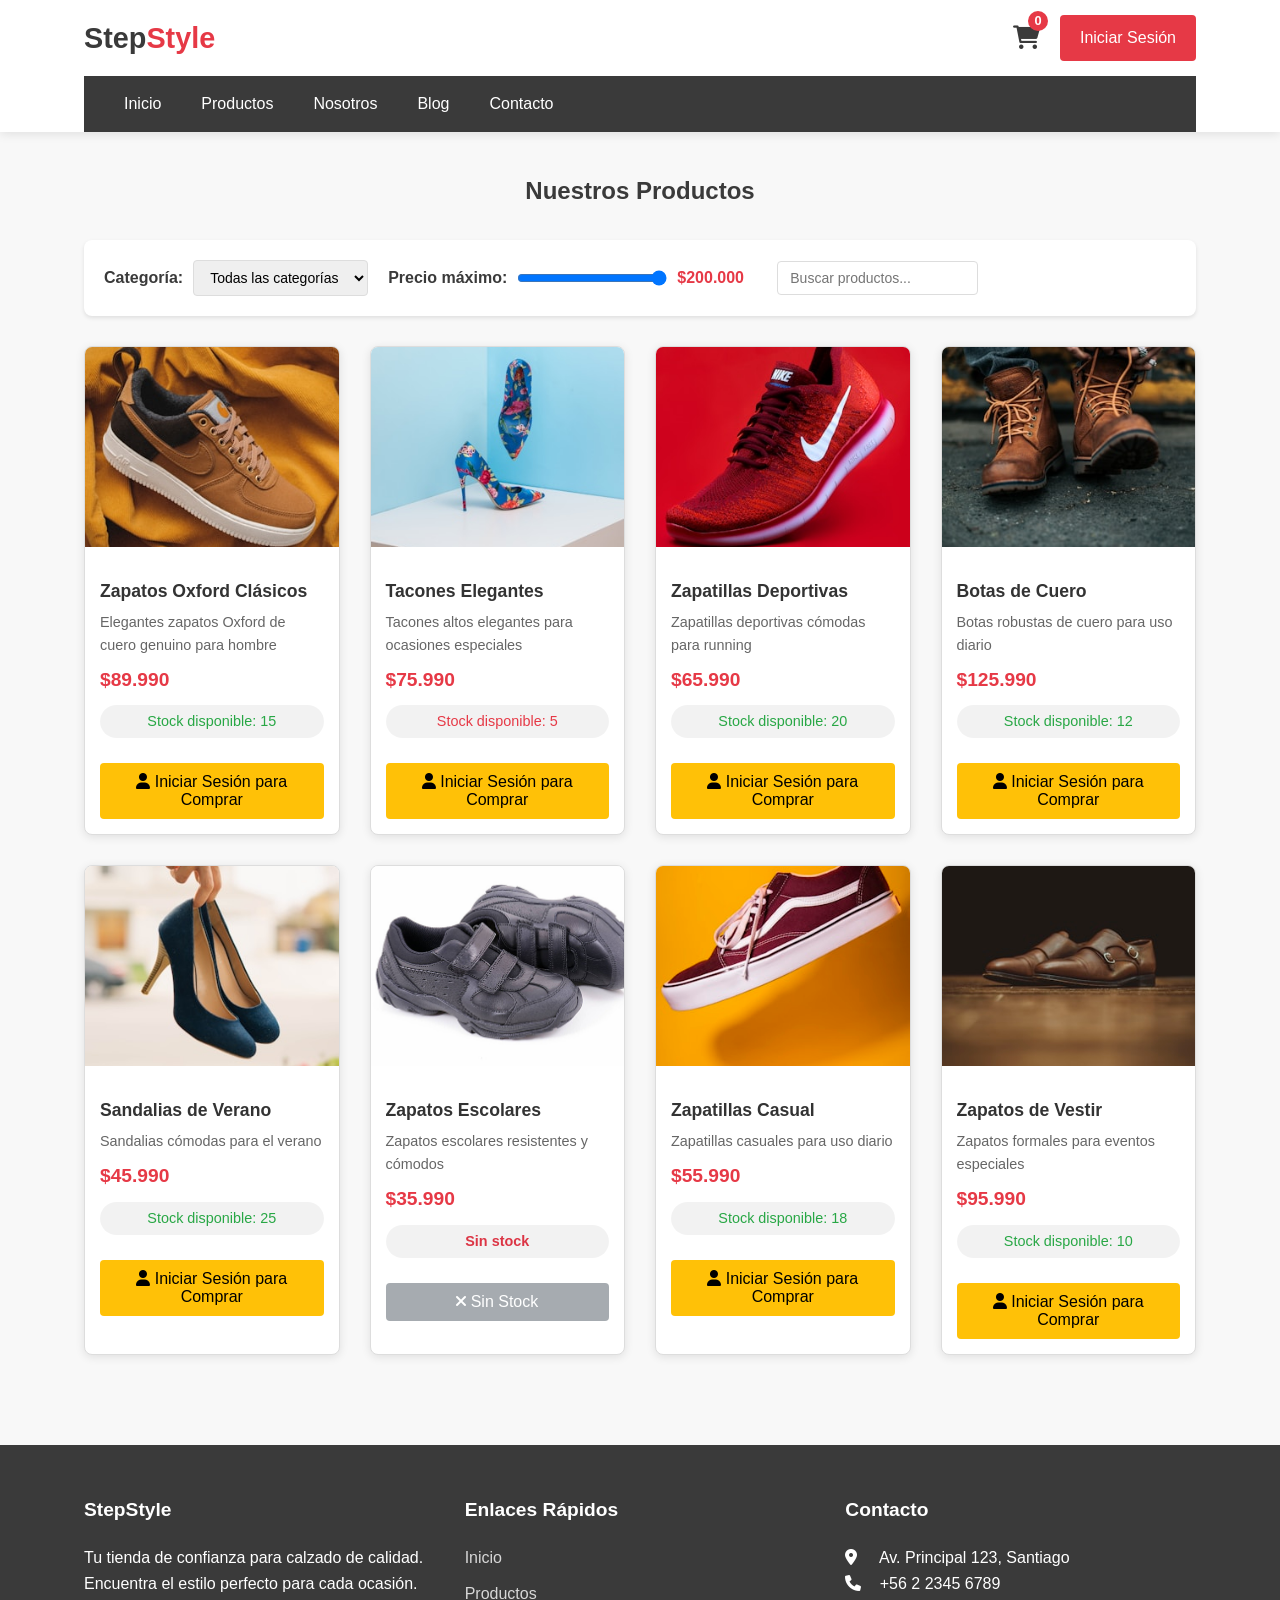
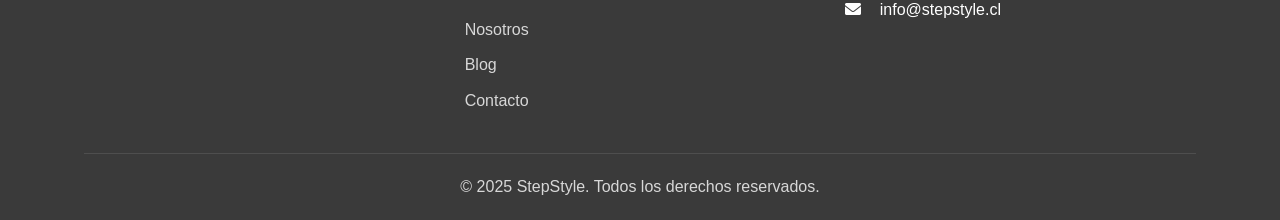
<file: productos.html>
<!DOCTYPE html>
<html lang="es">
<head>
  <meta charset="UTF-8">
  <meta name="viewport" content="width=device-width, initial-scale=1.0">
  <title>StepStyle - Todos los Productos</title>
  <link rel="stylesheet" href="https://cdnjs.cloudflare.com/ajax/libs/font-awesome/6.0.0/css/all.min.css">
  <link rel="stylesheet" href="assets/css/style.css">
  <link rel="stylesheet" href="assets/css/productos.css">
</head>
<body>
  <!-- Header simple -->
   <header>
            <div class="container">
                <div class="header-top">
                    <div class="logo">Step<span>Style</span></div>
                    <div class="header-actions">
                        <div class="cart-icon">
                            <a href="carrito.html"><i class="fas fa-shopping-cart"></i></a>
                            <span class="cart-count">0</span>
                        </div>
                        <!-- Menu del usuario -->
                        <div class="user-menu" id="user-menu" style="display: none;">
                            <div class="user-menu-btn">
                                <i class="fas fa-user-circle"></i>
                                <span id="user-name"></span>
                                <i class="fas fa-chevron-down"></i>
                            </div>
                            <div class="user-dropdown">
                                <a href="perfil.html">Mi Perfil</a>
                                <a href="#" class="logout-btn" onclick="logout()">Cerrar Sesión</a>
                            </div>
                        </div>
                        <!-- Y el botón de login cuando no hay sesión -->
                        <a href="login.html" class="btn btn-outline" id="login-btn">Iniciar Sesión</a>
                        
                        <div class="mobile-menu-btn">
                            <i class="fas fa-bars"></i>
                        </div>
                    </div>
                </div>
                <nav class="navbar">
                    <ul>
                        <li><a href="index.html">Inicio</a></li>
                        <li><a href="productos.html">Productos</a></li>
                        <li><a href="nosotros.html">Nosotros</a></li>
                        <li><a href="blog.html">Blog</a></li>
                        <li><a href="contacto.html">Contacto</a></li>
                    </ul>
                </nav>
            </div>
        </header>

  <!-- Contenedor de productos -->
  <main class="container">
    <section class="products-section">
      <h1>Nuestros Productos</h1>
      
      <!-- Filtros -->
      <div class="filters-section">
        <div class="filter-group">
          <label for="category-filter">Categoría:</label>
          <select id="category-filter">
            <option value="all">Todas las categorías</option>
            <option value="hombre">Hombre</option>
            <option value="mujer">Mujer</option>
            <option value="niños">Niños</option>
            <option value="deportivos">Deportivos</option>
          </select>
        </div>
        
        <div class="filter-group">
          <label for="price-filter">Precio máximo:</label>
          <input type="range" id="price-filter" min="0" max="200000" value="200000">
          <span id="price-value">$200.000</span>
        </div>
        
        <div class="filter-group">
          <input type="text" id="search-input" placeholder="Buscar productos...">
        </div>
      </div>
      
      <!-- Grid de productos -->
      <div class="products-grid" id="all-products">
        <div class="loading-message">Cargando productos...</div>
      </div>
    </section>
  </main>

  <!-- Footer -->
        <footer>
            <div class="container">
                <div class="footer-content">
                    <div class="footer-section">
                        <h3>StepStyle</h3>
                        <p>Tu tienda de confianza para calzado de calidad. Encuentra el estilo perfecto para cada ocasión.
                        </p>
                    </div>
                    <div class="footer-section">
                        <h3>Enlaces Rápidos</h3>
                        <ul>
                            <li><a href="index.html">Inicio</a></li>
                            <li><a href="productos.html">Productos</a></li>
                            <li><a href="nosotros.html">Nosotros</a></li>
                            <li><a href="blog.html">Blog</a></li>
                            <li><a href="contacto.html">Contacto</a></li>
                        </ul>
                    </div>
                    <div class="footer-section">
                        <h3>Contacto</h3>
                        <p><i class="fas fa-map-marker-alt"></i> Av. Principal 123, Santiago</p>
                        <p><i class="fas fa-phone"></i> +56 2 2345 6789</p>
                        <p><i class="fas fa-envelope"></i> info@stepstyle.cl</p>
                    </div>
                </div>
                <div class="footer-bottom">
                    <p>&copy; 2025 StepStyle. Todos los derechos reservados.</p>
                </div>
            </div>
        </footer>

  <!-- Scripts -->
  <script src="assets/js/main.js"></script>
  <script src="assets/js/productos.js"></script>
</body>
</html>
</file>
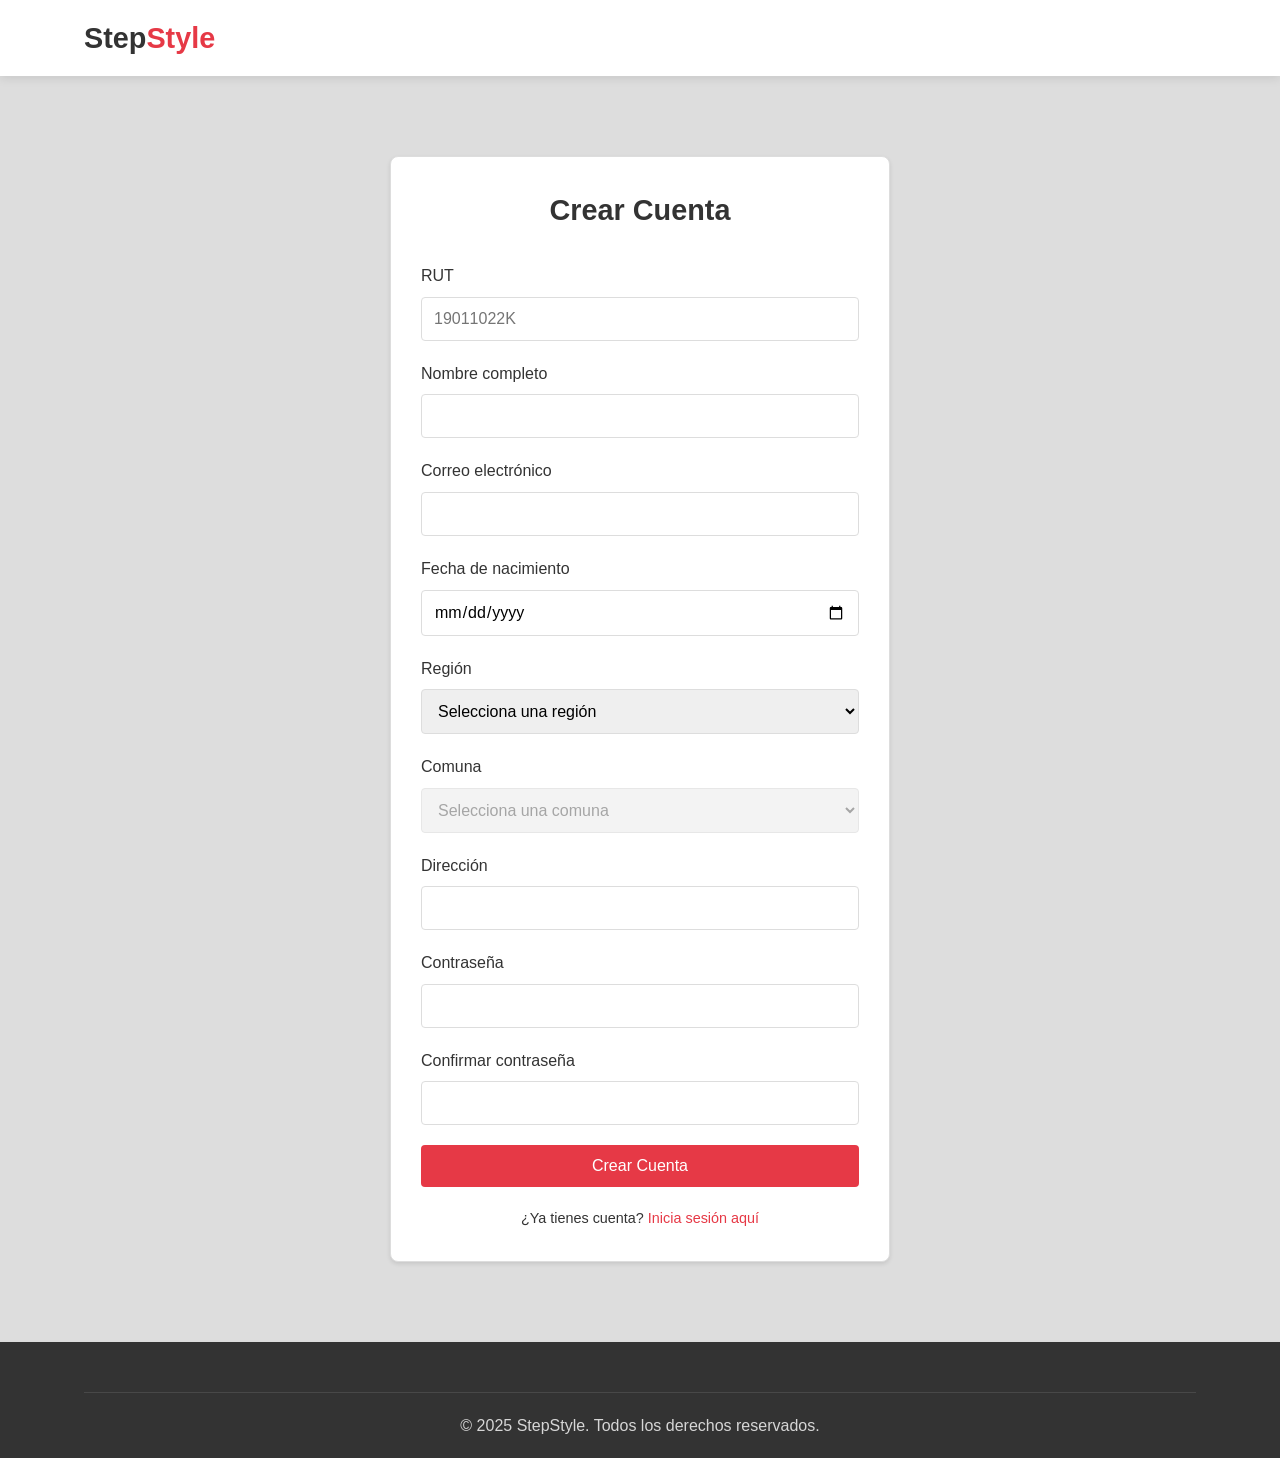
<file: registro.html>
<!DOCTYPE html>
<html lang="es">
<head>
    <meta charset="UTF-8">
    <meta name="viewport" content="width=device-width, initial-scale=1.0">
    <title>StepStyle - Crear Cuenta</title>
    <!-- Estilos -->
    <link rel="stylesheet" href="https://cdnjs.cloudflare.com/ajax/libs/font-awesome/6.4.0/css/all.min.css">
    <link rel="stylesheet" href="assets/css/style.css">
    <link rel="stylesheet" href="assets/css/auth.css">
</head>
<body>
    <!-- Header -->
    <header>
        <div class="container">
            <div class="header-top">
                <div class="logo">Step<span>Style</span></div>
            </div>
        </div>
    </header>

    <!-- Auth Container -->
    <div class="container auth-container">
        <div class="form-container">
            <h2 class="form-title">Crear Cuenta</h2>
            
            <form id="register-form">
                <div class="form-group">
                    <label for="registro-run">RUT</label>
                    <input type="text" id="registro-run" placeholder="19011022K" maxlength="9" required>
                    <div class="error-message" id="registro-run-error"></div>
                </div>

                <div class="form-group">
                    <label for="registro-nombre">Nombre completo</label>
                    <input type="text" id="registro-nombre" required>
                    <div class="error-message" id="registro-nombre-error"></div>
                </div>
                
                <div class="form-group">
                    <label for="registro-email">Correo electrónico</label>
                    <input type="email" id="registro-email" required>
                    <div class="error-message" id="registro-email-error"></div>
                </div>
                
                <div class="form-group">
                    <label for="registro-nacimiento">Fecha de nacimiento</label>
                    <input type="date" id="registro-nacimiento" required>
                    <div class="error-message" id="registro-nacimiento-error"></div>
                </div>

                <div class="form-group">
                    <label for="registro-region">Región</label>
                    <select id="registro-region" required>
                        <option value="">Selecciona una región</option>
                    </select>
                    <div class="error-message" id="registro-region-error"></div>
                </div>

                <div class="form-group">
                    <label for="registro-comuna">Comuna</label>
                    <select id="registro-comuna" required disabled>
                        <option value="">Selecciona una comuna</option>
                    </select>
                    <div class="error-message" id="registro-comuna-error"></div>
                </div>

                <div class="form-group">
                    <label for="registro-direccion">Dirección</label>
                    <input type="text" id="registro-direccion" required>
                    <div class="error-message" id="registro-direccion-error"></div>
                </div>

                <div class="form-group">
                    <label for="registro-contrasena">Contraseña</label>
                    <input type="password" id="registro-contrasena" required>
                    <div class="error-message" id="registro-contrasena-error"></div>
                </div>
                
                <div class="form-group">
                    <label for="registro-confirmar-contrasena">Confirmar contraseña</label>
                    <input type="password" id="registro-confirmar-contrasena" required>
                    <div class="error-message" id="registro-confirmar-contrasena-error"></div>
                </div>

                <!-- Campo oculto para rol  -->
                <input type="hidden" id="registro-rol" value="cliente">
                
                <button type="submit" class="btn">Crear Cuenta</button>
                
                <div class="form-footer">
                    ¿Ya tienes cuenta? <a href="login.html">Inicia sesión aquí</a>
                </div>
            </form>
        </div>
    </div>

    <!-- Footer -->
    <footer>
        <div class="container">
            <div class="footer-bottom">
                <p>&copy; 2025 StepStyle. Todos los derechos reservados.</p>
            </div>
        </div>
    </footer>

    <!-- Scripts -->
    <script src="assets/js/regiones-comunas.js"></script>
    <script src="assets/js/auth.js"></script>
</body>
</html>
</file>
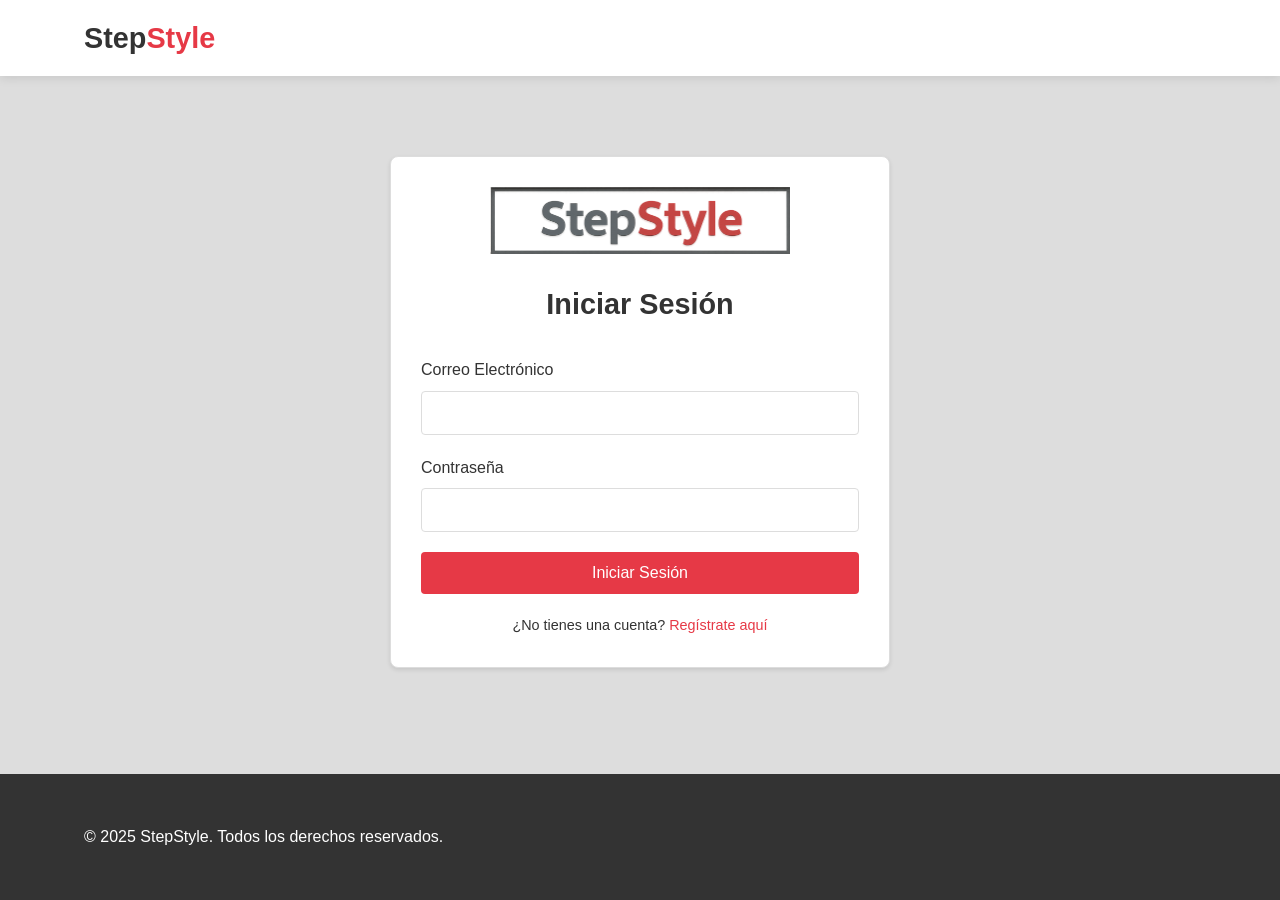
<file: vendedor.html>
<!DOCTYPE html>
<html lang="es">
<head>
  <meta charset="UTF-8">
  <meta name="viewport" content="width=device-width, initial-scale=1.0">
  <title>StepStyle - Panel Vendedor</title>
  <link href="https://cdn.jsdelivr.net/npm/bootstrap@5.3.2/dist/css/bootstrap.min.css" rel="stylesheet">
  <link rel="stylesheet" href="https://cdnjs.cloudflare.com/ajax/libs/font-awesome/6.4.0/css/all.min.css">
  <link rel="stylesheet" href="assets/css/style.css">
  <link rel="stylesheet" href="assets/css/vendedor.css">
</head>
<body>
  <!-- Header -->
  <header class="bg-primary text-white p-3">
    <div class="container d-flex justify-content-between align-items-center">
      <h1 class="h3"><i class="fas fa-store"></i> Panel Vendedor</h1>
      <div class="d-flex align-items-center gap-3">
        <span>Bienvenido, <strong id="vendedor-nombre">Vendedor</strong></span>
        <button class="btn btn-outline-light btn-sm" onclick="cerrarSesion()">
          <i class="fas fa-sign-out-alt"></i> Cerrar Sesión
        </button>
      </div>
    </div>
  </header>

  <main class="container my-4">
    <!-- Navegación de pestañas -->
    <ul class="nav nav-tabs" id="vendedorTabs" role="tablist">
      <li class="nav-item" role="presentation">
        <button class="nav-link active" id="productos-tab" data-bs-toggle="tab" data-bs-target="#productos" type="button" role="tab">
          <i class="fas fa-box"></i> Productos
        </button>
      </li>
      <li class="nav-item" role="presentation">
        <button class="nav-link" id="pedidos-tab" data-bs-toggle="tab" data-bs-target="#pedidos" type="button" role="tab">
          <i class="fas fa-shopping-cart"></i> Pedidos
        </button>
      </li>
    </ul>

    <!-- Contenido de pestañas -->
    <div class="tab-content mt-3" id="vendedorTabsContent">
      
      <!-- Vista de Productos (Solo lectura) -->
      <div class="tab-pane fade show active" id="productos" role="tabpanel">
        <div class="d-flex justify-content-between align-items-center mb-3">
          <h2 class="h5"><i class="fas fa-box"></i> Lista de Productos</h2>
          <div class="d-flex gap-2">
            <input type="text" id="buscar-producto" class="form-control" placeholder="Buscar productos..." style="width: 300px;">
            <button class="btn btn-outline-primary" onclick="buscarProductos()">
              <i class="fas fa-search"></i>
            </button>
          </div>
        </div>

        <!-- Tabla de productos -->
        <div class="table-responsive">
          <table class="table table-striped table-hover">
            <thead class="table-dark">
              <tr>
                <th>Imagen</th>
                <th>Nombre</th>
                <th>Precio</th>
                <th>Stock</th>
                <th>Estado</th>
                <th>Acciones</th>
              </tr>
            </thead>
            <tbody id="productos-vendedor-table">
              <!-- Se llenará dinámicamente -->
            </tbody>
          </table>
        </div>

        <!-- Paginación -->
        <nav>
          <ul class="pagination justify-content-center" id="productos-pagination">
            <!-- Se generará dinámicamente -->
          </ul>
        </nav>
      </div>

      <!-- Vista de Pedidos (Solo lectura) -->
      <div class="tab-pane fade" id="pedidos" role="tabpanel">
        <div class="d-flex justify-content-between align-items-center mb-3">
          <h2 class="h5"><i class="fas fa-shopping-cart"></i> Lista de Pedidos</h2>
          <div class="d-flex gap-2">
            <button class="btn btn-success" onclick="cargarPedidosVendedor()" title="Refrescar lista de pedidos">
              <i class="fas fa-sync-alt"></i> Refrescar
            </button>
            <select id="filtro-estado" class="form-select" style="width: 200px;" onchange="filtrarPedidos()">
              <option value="">Todos los estados</option>
              <option value="pendiente">Pendiente</option>
              <option value="procesando">Procesando</option>
              <option value="vendido">Vendido</option>
              <option value="cancelado">Cancelado</option>
            </select>
            <input type="date" id="filtro-fecha" class="form-control" onchange="filtrarPedidos()">
          </div>
        </div>

        <!-- Tabla de pedidos -->
        <div class="table-responsive">
          <table class="table table-striped table-hover">
            <thead class="table-dark">
              <tr>
                <th>ID Pedido</th>
                <th>Cliente</th>
                <th>Fecha</th>
                <th>Total</th>
                <th>Estado</th>
                <th>Productos</th>
                <th>Acciones</th>
              </tr>
            </thead>
            <tbody id="pedidos-vendedor-table">
              <!-- Se llenará dinámicamente -->
            </tbody>
          </table>
        </div>

        <!-- Paginación -->
        <nav>
          <ul class="pagination justify-content-center" id="pedidos-pagination">
            <!-- Se generará dinámicamente -->
          </ul>
        </nav>
      </div>
    </div>
  </main>

  <!-- Modal para ver detalle de producto -->
  <div class="modal fade" id="modalDetalleProducto" tabindex="-1">
    <div class="modal-dialog modal-lg">
      <div class="modal-content">
        <div class="modal-header">
          <h5 class="modal-title"><i class="fas fa-info-circle"></i> Detalle del Producto</h5>
          <button type="button" class="btn-close" data-bs-dismiss="modal"></button>
        </div>
        <div class="modal-body" id="detalle-producto-content">
          <!-- Se llenará dinámicamente -->
        </div>
        <div class="modal-footer">
          <button type="button" class="btn btn-secondary" data-bs-dismiss="modal">Cerrar</button>
        </div>
      </div>
    </div>
  </div>

  <!-- Modal para ver detalle de pedido -->
  <div class="modal fade" id="modalDetallePedido" tabindex="-1">
    <div class="modal-dialog modal-xl">
      <div class="modal-content">
        <div class="modal-header">
          <h5 class="modal-title"><i class="fas fa-receipt"></i> Detalle del Pedido</h5>
          <button type="button" class="btn-close" data-bs-dismiss="modal"></button>
        </div>
        <div class="modal-body" id="detalle-pedido-content">
          <!-- Se llenará dinámicamente -->
        </div>
        <div class="modal-footer">
          <button type="button" class="btn btn-secondary" data-bs-dismiss="modal">Cerrar</button>
        </div>
      </div>
    </div>
  </div>

  <!-- Footer -->
  <footer class="bg-dark text-white text-center p-3 mt-5">
    <p>&copy; 2025 StepStyle - Panel Vendedor</p>
  </footer>

  <!-- Scripts -->
  <script src="https://cdn.jsdelivr.net/npm/bootstrap@5.3.2/dist/js/bootstrap.bundle.min.js"></script>
  <script src="assets/js/main.js"></script>
  <script src="assets/js/vendedor.js"></script>
</body>
</html>
</file>
<file: assets/css/style.css>
/*   ESTILOS GLOBALES Y VARIABLES */

:root {
    /* Colores principales */
    --color-primario: #e63946; /* Rojo vibrante */
    --color-secundario: #3a3a3a; /* Gris oscuro */
    --color-gris-oscuro: #3a3a3a; 
    --color-gris-claro: #f8f8f8; 
    --color-gris-medio: #888; 
    --color-rojo: #e63946;
    --color-texto-oscuro: #333; 
    --color-texto-secundario: #666;
    --color-blanco: #fff; 
    --color-borde: #ddd;
    --color-borde-gris: #ddd; 
    
    /* Efectos y transiciones */
    --sombra-suave: 0 2px 10px rgba(0,0,0,0.1); 
    --sombra-media: 0 4px 15px rgba(0,0,0,0.15);
    --transicion: all 0.3s ease;
    
    /* Espaciado */
    --espaciado-pequeno: 0.5rem;
    --espaciado-normal: 1rem;
    --espaciado-grande: 2rem;
    
    /* Tamaños de fuente */
    --fuente-pequena: 0.875rem;
    --fuente-normal: 1rem;
    --fuente-grande: 1.25rem;
    --fuente-titulo: 2rem;
}

/* RESET Y ESTILOS BASE */

/* Reset para navegadores */
* {
    margin: 0;
    padding: 0;
    box-sizing: border-box;
    font-family: 'Segoe UI', Tahoma, Geneva, Verdana, sans-serif;
}

body {
    background-color: var(--color-gris-claro);
    color: var(--color-texto-oscuro);
    line-height: 1.6;
    min-height: 100vh;
    display: flex;
    flex-direction: column;
}

a {
    text-decoration: none;
    color: inherit;
    transition: var(--transicion);
}

a:hover {
    color: var(--color-primario);
}

ul {
    list-style: none;
}

/* ====================================
   BOTONES GLOBALES
==================================== */

button, .btn {
    cursor: pointer;
    border: none;
    background: var(--color-rojo);
    color: var(--color-blanco);
    padding: 10px 20px;
    border-radius: 4px;
    transition: var(--transicion);
    display: inline-block;
    text-align: center;
    font-weight: 500;
    font-size: var(--fuente-normal);
}

button:hover, .btn:hover {
    background: #c1121f;
    transform: translateY(-2px);
    box-shadow: var(--sombra-media);
}

.btn:disabled, .btn.disabled {
    background: #6c757d !important;
    color: #ffffff !important;
    cursor: not-allowed !important;
    opacity: 0.6 !important;
    transform: none !important;
}

.btn:disabled:hover, .btn.disabled:hover {
    background: #6c757d !important;
    transform: none !important;
}

.btn-warning {
    background: #ffc107 !important;
    color: #000 !important;
    border-color: #ffc107 !important;
}

.btn-warning:hover {
    background: #e0a800 !important;
    border-color: #d39e00 !important;
}

.btn-success {
    background: #28a745 !important;
    color: #fff !important;
    border-color: #28a745 !important;
}

.btn-success:hover {
    background: #218838 !important;
    border-color: #1e7e34 !important;
}

.btn-secondary {
    background: #6c757d !important;
    color: #fff !important;
    border-color: #6c757d !important;
}

.btn-secondary:hover {
    background: #5a6268 !important;
    border-color: #545b62 !important;
}

/* ====================================
   LAYOUT Y CONTENEDORES
==================================== */

.container {
    width: 90%;
    max-width: 1200px;
    margin: 0 auto;
    padding: 0 20px;
}

.section {
    padding: var(--espaciado-grande) 0;
}

.section-title {
    text-align: center;
    margin: 50px 0 30px;
    font-size: var(--fuente-titulo);
    color: var(--color-gris-oscuro);
    font-weight: 600;
}

/* HEADER Y NAVEGACIÓN */

header {
    background-color: var(--color-blanco);
    box-shadow: var(--sombra-suave);
    position: sticky;
    top: 0;
    z-index: 100;
}

nav {
    position: relative;
}

.header-top {
    display: flex;
    justify-content: space-between;
    align-items: center;
    padding: 15px 0;
}

.header-actions {
    display: flex;
    align-items: center;
    gap: 20px;
}

.logo {
    font-size: 1.8rem;
    font-weight: 700;
    color: var(--color-gris-oscuro);
}

.logo span {
    color: var(--color-rojo);
}

.cart-icon {
    position: relative;
    font-size: 1.5rem;
    color: var(--color-gris-oscuro);
    transition: var(--transicion);
}

.cart-icon:hover {
    color: var(--color-primario);
}

.cart-count {
    position: absolute;
    top: -8px;
    right: -8px;
    background: var(--color-rojo);
    color: white;
    border-radius: 50%;
    width: 20px;
    height: 20px;
    display: flex;
    align-items: center;
    justify-content: center;
    font-size: 0.8rem;
    font-weight: bold;
}

.mobile-menu-btn {
    display: none;
    font-size: 1.5rem;
    cursor: pointer;
    color: var(--color-gris-oscuro);
    background: none;
    border: none;
}

.navbar ul {
    display: flex;
    background: var(--color-gris-oscuro);
    padding: 0 20px;
    margin: 0;
    list-style: none;
}

.navbar li {
    padding: 15px 20px;
}

.navbar a {
    color: var(--color-blanco);
    transition: var(--transicion);
    text-decoration: none;
    font-weight: 500;
}

.navbar a:hover,
.navbar a.active {
    color: var(--color-rojo);
}

/*   HERO SECTION */

.hero {
    background: linear-gradient(rgba(0,0,0,0.6), rgba(0,0,0,0.6)), 
                url('https://images.unsplash.com/photo-1542291026-7eec264c27ff?ixlib=rb-4.0.3&auto=format&fit=crop&w=1500&q=80');
    background-size: cover;
    background-position: center;
    color: var(--color-blanco);
    padding: 80px 0;
    text-align: center;
    margin-bottom: 40px;
    position: relative;
}

.hero::before {
    content: '';
    position: absolute;
    top: 0;
    left: 0;
    right: 0;
    bottom: 0;
    background: rgba(0,0,0,0.4);
    z-index: 1;
}

.hero > * {
    position: relative;
    z-index: 2;
}

.hero h1 {
    font-size: 2.5rem;
    margin-bottom: 20px;
    font-weight: 700;
}

.hero p {
    font-size: 1.2rem;
    max-width: 700px;
    margin: 0 auto 30px;
    opacity: 0.9;
}

/* PRODUCTOS GENERALES */

.products-grid {
    display: grid;
    grid-template-columns: repeat(auto-fill, minmax(250px, 1fr));
    gap: 30px;
    margin-bottom: 50px;
}

.product-card {
    background: var(--color-blanco);
    border-radius: 8px;
    overflow: hidden;
    box-shadow: var(--sombra-suave);
    transition: var(--transicion);
    border: 1px solid var(--color-borde);
}

.product-card:hover {
    transform: translateY(-5px);
    box-shadow: var(--sombra-media);
}

.product-img {
    height: 200px;
    width: 100%;
    object-fit: cover;
    transition: transform 0.3s ease;
}

.product-card:hover .product-img {
    transform: scale(1.05);
}

.product-info {
    padding: 15px;
}

.product-title {
    font-size: 1.1rem;
    margin-bottom: 10px;
    font-weight: 600;
    color: var(--color-gris-oscuro);
}

.product-price {
    font-weight: bold;
    color: var(--color-rojo);
    margin-bottom: 10px;
    font-size: 1.2rem;
}

.product-stock {
    font-size: 0.9rem;
    margin-bottom: 15px;
    font-weight: 500;
    text-align: center;
    padding: 5px 10px;
    border-radius: 20px;
    background-color: rgba(0, 0, 0, 0.05);
    display: inline-block;
    width: 100%;
}

/* FORMULARIOS GENERALES*/

.form-container {
    max-width: 500px;
    margin: 40px auto;
    padding: 30px;
    background: var(--color-blanco);
    border-radius: 8px;
    box-shadow: var(--sombra-suave);
    border: 1px solid var(--color-borde);
}

.form-title {
    text-align: center;
    margin-bottom: 30px;
    color: var(--color-gris-oscuro);
    font-size: 1.5rem;
    font-weight: 600;
}

.form-group {
    margin-bottom: 20px;
}

.form-group label {
    display: block;
    margin-bottom: 8px;
    font-weight: 500;
    color: var(--color-gris-oscuro);
}

.form-group input,
.form-group textarea,
.form-group select {
    width: 100%;
    padding: 12px;
    border: 1px solid var(--color-borde-gris);
    border-radius: 4px;
    font-size: 1rem;
    transition: var(--transicion);
}

.form-group input:focus,
.form-group textarea:focus,
.form-group select:focus {
    outline: none;
    border-color: var(--color-primario);
    box-shadow: 0 0 0 3px rgba(230, 57, 70, 0.1);
}

.form-group textarea {
    min-height: 100px;
    resize: vertical;
}

.error-message {
    color: var(--color-rojo);
    font-size: 0.9rem;
    margin-top: 5px;
    display: none;
}

/* ====================================
   CARRITO DE COMPRAS
==================================== */

.cart-container {
    max-width: 1000px;
    margin: 40px auto;
    padding: 20px;
}

.cart-items {
    background: var(--color-blanco);
    border-radius: 8px;
    box-shadow: var(--sombra-suave);
    padding: 20px;
    margin-bottom: 30px;
    border: 1px solid var(--color-borde);
}

.cart-item {
    display: flex;
    justify-content: space-between;
    align-items: center;
    padding: 15px 0;
    border-bottom: 1px solid var(--color-borde-gris);
}

.cart-item:last-child {
    border-bottom: none;
}

.item-info {
    display: flex;
    align-items: center;
    gap: 15px;
}

.item-img {
    width: 80px;
    height: 80px;
    object-fit: cover;
    border-radius: 4px;
}

.item-details h3 {
    margin-bottom: 5px;
    color: var(--color-gris-oscuro);
}

.item-actions {
    display: flex;
    align-items: center;
    gap: 10px;
}

.quantity-btn {
    background: var(--color-gris-claro);
    border: 1px solid var(--color-borde-gris);
    width: 30px;
    height: 30px;
    border-radius: 4px;
    display: flex;
    align-items: center;
    justify-content: center;
    cursor: pointer;
    transition: var(--transicion);
}

.quantity-btn:hover {
    background: var(--color-borde);
}

.quantity-input {
    width: 40px;
    text-align: center;
    border: 1px solid var(--color-borde-gris);
    border-radius: 4px;
    padding: 5px;
}

.remove-btn {
    color: var(--color-rojo);
    background: none;
    border: none;
    cursor: pointer;
    font-size: 1.2rem;
    transition: var(--transicion);
}

.remove-btn:hover {
    color: #c1121f;
}

.cart-summary {
    background: var(--color-blanco);
    border-radius: 8px;
    box-shadow: var(--sombra-suave);
    padding: 20px;
    border: 1px solid var(--color-borde);
}

.summary-row {
    display: flex;
    justify-content: space-between;
    margin-bottom: 15px;
}

.summary-total {
    font-weight: bold;
    font-size: 1.2rem;
    border-top: 1px solid var(--color-borde-gris);
    padding-top: 15px;
    margin-top: 15px;
}

.checkout-btn {
    width: 100%;
    padding: 15px;
    font-size: 1.1rem;
    margin-top: 20px;
}

/* ====================================
   USUARIO Y AUTENTICACIÓN
==================================== */

.user-menu {
    position: relative;
    display: none;
    z-index: 1000;
}

.user-menu-btn {
    display: flex;
    align-items: center;
    gap: 8px;
    cursor: pointer;
    color: var(--color-gris-oscuro);
    transition: var(--transicion);
}

.user-menu-btn:hover {
    color: var(--color-primario);
}

.user-dropdown {
    position: absolute;
    top: 100%;
    left: auto;
    right: 0;
    background: #ffffff;
    box-shadow: var(--sombra-media);
    border-radius: 4px;
    border: 1px solid var(--color-borde);
    padding: 10px 0;
    min-width: 150px;
    max-width: 200px;
    display: none;
    z-index: 9999;
    margin-top: 5px;
    transform: translateX(-50px);
}

.user-dropdown.active {
    display: block !important;
}

.user-dropdown a {
    display: block;
    padding: 8px 15px;
    color: #333;
    text-decoration: none;
    transition: var(--transicion);
    font-size: 14px;
}

.user-dropdown a:hover {
    background: #f5f5f5;
    color: var(--color-primario);
}

.logout-btn {
    color: var(--color-rojo) !important;
    border-top: 1px solid var(--color-borde);
    margin-top: 5px;
    padding-top: 10px !important;
}

/* ====================================
   FOOTER
==================================== */

footer {
    background: var(--color-gris-oscuro);
    color: var(--color-blanco);
    padding: 50px 0 20px;
    margin-top: auto;
}

.footer-content {
    display: grid;
    grid-template-columns: repeat(auto-fit, minmax(200px, 1fr));
    gap: 30px;
    margin-bottom: 30px;
}

.footer-section h3 {
    margin-bottom: 20px;
    font-size: 1.2rem;
    color: var(--color-blanco);
}

.footer-section ul li {
    margin-bottom: 10px;
}

.footer-section a {
    color: rgba(255, 255, 255, 0.8);
    transition: var(--transicion);
}

.footer-section a:hover {
    color: var(--color-rojo);
}

.footer-section i {
    margin-right: 10px;
    width: 20px;
}

.footer-bottom {
    text-align: center;
    padding-top: 20px;
    border-top: 1px solid rgba(255,255,255,0.1);
    color: rgba(255, 255, 255, 0.8);
}

/* RESPONSIVE DESIGN GLOBAL */

/* Tabletas (768px - 1024px) */
@media (max-width: 1024px) and (min-width: 769px) {
    .container {
        max-width: 95%;
        padding: 0 20px;
    }
    
    .hero h1 {
        font-size: 2.2rem;
    }
    
    .hero p {
        font-size: 1.1rem;
    }
    
    .products-grid {
        grid-template-columns: repeat(auto-fit, minmax(280px, 1fr));
        gap: 25px;
    }
}

/* Móviles (max-width: 768px) */
@media (max-width: 768px) {
    .container {
        width: 95%;
        padding: 0 15px;
    }
    
    .header-top {
        flex-direction: column;
        text-align: center;
        padding: 10px 20px;
    }
    
    .logo {
        margin-bottom: 15px;
        font-size: 1.8rem;
    }
    
    .header-actions {
        width: 100%;
        justify-content: space-between;
        align-items: center;
    }
    
    .mobile-menu-btn {
        display: block;
        color: var(--color-gris-oscuro);
        background: none;
        border: none;
        font-size: 1.5rem;
        cursor: pointer;
        padding: 10px;
    }
    
    body header .navbar ul:not(.active) {
        flex-direction: column;
        align-items: center;
        display: none;
        position: absolute;
        top: 100%;
        left: 0;
        width: 100%;
        background: var(--color-gris-oscuro);
        box-shadow: var(--sombra-suave);
        z-index: 1000;
        padding: 0;
        margin: 0;
        list-style: none;
    }
    
    body header .navbar ul.active {
        display: flex;
        flex-direction: column;
        align-items: center;
        position: absolute;
        top: 100%;
        left: 0;
        width: 100%;
        background: var(--color-gris-oscuro);
        box-shadow: var(--sombra-suave);
        z-index: 1000;
        padding: 0;
        margin: 0;
        list-style: none;
    }
    
    .navbar li {
        width: 100%;
        text-align: center;
        border-bottom: 1px solid rgba(255,255,255,0.1);
    }
    
    nav li:last-child {
        border-bottom: none;
    }
    
    .user-menu {
        order: -1;
        margin-bottom: 10px;
    }
    
    .hero {
        padding: 60px 0;
    }
    
    .hero h1 {
        font-size: 2rem;
    }
    
    .hero p {
        font-size: 1rem;
        padding: 0 20px;
    }
    
    .footer-content {
        grid-template-columns: 1fr;
        gap: 20px;
    }
    
    .cart-item {
        flex-direction: column;
        align-items: flex-start;
        gap: 15px;
    }
    
    .item-actions {
        width: 100%;
        justify-content: space-between;
    }
    
    .products-grid {
        grid-template-columns: repeat(auto-fit, minmax(250px, 1fr));
        gap: 20px;
    }
    
    .form-container {
        margin: 20px auto;
        padding: 20px;
    }
    
    .section-title {
        font-size: 1.5rem;
        margin: 30px 0 20px;
    }
}
</file>
<file: assets/css/blog.css>
/*    ESTILOS PARA BLOG MINIMALISTA  */

/* Hero del blog */
.blog-heroe {
    background: var(--color-blanco);
    color: var(--color-gris-oscuro);
    padding: 60px 0 40px;
    text-align: center;
    border-bottom: 1px solid var(--color-borde);
}

.blog-heroe h1 {
    font-size: 2.5rem;
    margin-bottom: 15px;
    font-weight: 600;
    color: var(--color-gris-oscuro);
}

.blog-heroe p {
    font-size: 1.1rem;
    color: var(--color-texto-oscuro);
    opacity: 0.8;
    max-width: 600px;
    margin: 0 auto;
}

/* Filtros del blog */
.blog-filtros {
    margin: 30px 0;
    text-align: center;
}

.filter-buttons {
    display: flex;
    flex-wrap: wrap;
    justify-content: center;
    gap: 10px;
}

.filter-btn {
    padding: 8px 16px;
    border: 1px solid var(--color-borde);
    background: var(--color-blanco);
    color: var(--color-texto-oscuro);
    border-radius: 20px;
    cursor: pointer;
    transition: var(--transicion);
    font-size: 0.9rem;
    font-weight: 500;
}

.filter-btn:hover,
.filter-btn.active {
    background: var(--color-gris-oscuro);
    color: var(--color-blanco);
    border-color: var(--color-gris-oscuro);
    transform: translateY(-1px);
}

/* Grilla del blog */
.blog-grilla {
    display: grid;
    grid-template-columns: repeat(auto-fit, minmax(300px, 1fr));
    gap: 20px;
    margin: 30px 0;
}

/* Tarjetas del blog */
.blog-tarjeta,
.blog-card {
    background: var(--color-blanco);
    border: 1px solid var(--color-borde);
    border-radius: 8px;
    overflow: hidden;
    transition: var(--transicion);
    box-shadow: 0 2px 4px rgba(0,0,0,0.05);
}

.blog-tarjeta:hover,
.blog-card:hover {
    transform: translateY(-2px);
    box-shadow: 0 4px 12px rgba(0,0,0,0.1);
}

/* Imagen del blog */
.blog-imagen {
    position: relative;
    height: 200px;
    overflow: hidden;
}

.blog-imagen img {
    width: 100%;
    height: 100%;
    object-fit: cover;
    transition: transform 0.3s ease;
}

.blog-tarjeta:hover .blog-imagen img {
    transform: scale(1.05);
}

/* Categoría del blog */
.blog-categoria {
    position: absolute;
    top: 10px;
    left: 10px;
    background: var(--color-gris-oscuro);
    color: var(--color-blanco);
    padding: 4px 8px;
    border-radius: 12px;
    font-size: 0.75rem;
    font-weight: 500;
    text-transform: uppercase;
    letter-spacing: 0.5px;
}

/* Contenido del blog */
.blog-contenido {
    padding: 20px;
}

.blog-titulo {
    font-size: 1.2rem;
    margin-bottom: 10px;
    color: var(--color-gris-oscuro);
    line-height: 1.3;
    font-weight: 600;
}

.blog-extracto {
    color: var(--color-texto-oscuro);
    line-height: 1.5;
    margin-bottom: 15px;
    font-size: 0.9rem;
}

.blog-leer-mas {
    background: transparent;
    color: var(--color-gris-oscuro);
    border: 1px solid var(--color-gris-oscuro);
    padding: 8px 16px;
    border-radius: 4px;
    cursor: pointer;
    transition: var(--transicion);
    font-size: 0.85rem;
    font-weight: 500;
    text-transform: uppercase;
    letter-spacing: 0.5px;
}

.blog-leer-mas:hover {
    background: var(--color-gris-oscuro);
    color: var(--color-blanco);
    transform: translateY(-1px);
}

/* Paginación del blog */
.blog-paginacion {
    display: flex;
    justify-content: space-between;
    align-items: center;
    margin: 40px 0;
    padding: 20px 0;
    border-top: 1px solid var(--color-borde);
}

.pagination-btn {
    background: var(--color-blanco);
    color: var(--color-gris-oscuro);
    border: 1px solid var(--color-gris-oscuro);
    padding: 8px 16px;
    border-radius: 25px;
    cursor: pointer;
    transition: var(--transicion);
    font-weight: 600;
    display: flex;
    align-items: center;
    gap: 8px;
    text-decoration: none;
}

.pagination-btn:hover:not(:disabled) {
    background: var(--color-primario);
    color: var(--color-blanco);
    border-color: var(--color-primario);
    transform: translateY(-1px);
}

.pagination-btn:disabled {
    background: var(--color-gris-medio);
    cursor: not-allowed;
    opacity: 0.6;
    border-color: var(--color-gris-medio);
}

.pagination-info {
    font-weight: 600;
    color: var(--color-gris-oscuro);
}

/* ====================================
   MODAL DEL BLOG
==================================== */

.blog-modal {
    position: fixed;
    top: 0;
    left: 0;
    width: 100%;
    height: 100%;
    background: rgba(0,0,0,0.6);
    z-index: 1000;
    display: flex;
    align-items: center;
    justify-content: center;
    opacity: 0;
    visibility: hidden;
    transition: all 0.3s ease;
    padding: 20px;
}

.blog-modal.active {
    opacity: 1;
    visibility: visible;
}

.blog-modal-contenido {
    background: var(--color-blanco);
    border-radius: 8px;
    max-width: 700px;
    max-height: 85vh;
    overflow-y: auto;
    position: relative;
    box-shadow: 0 4px 20px rgba(0,0,0,0.15);
    animation: modalSlideIn 0.3s ease;
}

@keyframes modalSlideIn {
    from {
        transform: translateY(-30px);
        opacity: 0;
    }
    to {
        transform: translateY(0);
        opacity: 1;
    }
}

.blog-modal-encabezado {
    position: sticky;
    top: 0;
    background: var(--color-blanco);
    padding: 15px 20px;
    border-bottom: 1px solid var(--color-borde);
    display: flex;
    justify-content: flex-end;
    z-index: 10;
}

.blog-modal-cerrar {
    background: none;
    border: none;
    font-size: 1.5rem;
    cursor: pointer;
    color: var(--color-texto-oscuro);
    width: 30px;
    height: 30px;
    display: flex;
    align-items: center;
    justify-content: center;
    border-radius: 4px;
    transition: var(--transicion);
}

.blog-modal-cerrar:hover {
    background: var(--color-borde);
    color: var(--color-gris-oscuro);
}

.blog-modal-cuerpo {
    padding: 20px;
}

.blog-modal-imagen {
    width: 100%;
    height: 250px;
    object-fit: cover;
    border-radius: 6px;
    margin-bottom: 20px;
}

.blog-modal-cuerpo .blog-categoria {
    display: inline-block;
    background: var(--color-gris-oscuro);
    color: var(--color-blanco);
    padding: 4px 8px;
    border-radius: 12px;
    font-size: 0.75rem;
    font-weight: 500;
    margin-bottom: 15px;
    position: static;
}

.blog-modal-titulo {
    font-size: 1.8rem;
    margin-bottom: 20px;
    color: var(--color-gris-oscuro);
    line-height: 1.3;
    font-weight: 600;
}

.blog-modal-texto {
    line-height: 1.6;
    color: var(--color-texto-oscuro);
    font-size: 1rem;
}

.blog-modal-texto p {
    margin-bottom: 15px;
}

.blog-modal-texto h3 {
    color: var(--color-gris-oscuro);
    margin: 25px 0 15px 0;
    font-size: 1.3rem;
}

.blog-modal-texto ul {
    padding-left: 20px;
    margin-bottom: 15px;
}

.blog-modal-texto li {
    margin-bottom: 8px;
}

/* ====================================
   RESPONSIVE DESIGN PARA BLOG
==================================== */

/* Tabletas (768px - 1024px) */
@media (max-width: 1024px) and (min-width: 769px) {
    .blog-grilla {
        grid-template-columns: repeat(2, 1fr);
        gap: 18px;
    }
    
    .blog-heroe h1 {
        font-size: 2.2rem;
    }
}

/* Móviles (max-width: 768px) */
@media (max-width: 768px) {
    .blog-heroe {
        padding: 40px 0 30px;
    }
    
    .blog-heroe h1 {
        font-size: 2rem;
    }
    
    .blog-heroe p {
        font-size: 1rem;
        padding: 0 20px;
    }
    
    .blog-grilla {
        grid-template-columns: 1fr;
        gap: 15px;
        margin: 20px 0;
    }
    
    .filter-buttons {
        gap: 8px;
        padding: 0 10px;
    }
    
    .filter-btn {
        padding: 6px 12px;
        font-size: 0.85rem;
    }
    
    .blog-imagen {
        height: 180px;
    }
    
    .blog-contenido {
        padding: 15px;
    }
    
    .blog-titulo {
        font-size: 1.1rem;
    }
    
    .blog-paginacion {
        flex-direction: column;
        gap: 15px;
        text-align: center;
    }
    
    .pagination-btn {
        padding: 10px 16px;
    }
    
    /* Modal responsivo */
    .blog-modal {
        padding: 10px;
    }
    
    .blog-modal-contenido {
        margin: 0;
        max-height: 95vh;
        border-radius: 6px;
    }
    
    .blog-modal-titulo {
        font-size: 1.5rem;
    }
    
    .blog-modal-cuerpo {
        padding: 15px;
    }
    
    .blog-modal-imagen {
        height: 200px;
        margin-bottom: 15px;
    }
    
    .blog-modal-encabezado {
        padding: 10px 15px;
    }
}
</file>
<file: assets/css/carrito.css>
/* Estilos del Carrito de Compras */

/* Contenedor del item del carrito */
.cart-item {
    border: 1px solid #ddd;
    padding: 15px;
    margin-bottom: 10px;
    border-radius: 8px;
    background-color: white;
    transition: box-shadow 0.3s ease;
}

.cart-item:hover {
    box-shadow: 0 2px 8px rgba(0,0,0,0.1);
}

/* Template oculto */
#cart-item-template {
    display: none;
}

/* Información del producto */
.item-info {
    display: flex;
    align-items: center;
    gap: 20px;
}

.item-img {
    width: 100px;
    height: 100px;
    object-fit: cover;
    border-radius: 4px;
    box-shadow: 0 2px 4px rgba(0,0,0,0.1);
}

.item-details {
    flex-grow: 1;
}

.item-details h3,
.item-name {
    margin: 0 0 8px 0;
    font-size: 1.2rem;
    color: #333;
}

.item-details p,
.item-price {
    margin: 0;
    color: #666;
    font-weight: bold;
}

/* Controles de cantidad y acciones */
.item-actions {
    display: flex;
    align-items: center;
    gap: 10px;
    margin-top: 10px;
}

.cantidad-btn {
    background-color: #e63946;
    color: white;
    border: 1px solid #e63946;
    padding: 8px 14px;
    border-radius: 4px;
    cursor: pointer;
    font-weight: bold;
    font-size: 14px;
    transition: all 0.2s ease;
    min-width: 32px;
    display: inline-flex;
    align-items: center;
    justify-content: center;
}

.cantidad-btn:hover {
    background-color: #c1121f;
    border-color: #c1121f;
    transform: translateY(-1px);
    box-shadow: 0 2px 4px rgba(0,0,0,0.2);
}

.cantidad-input {
    width: 60px;
    text-align: center;
    border: 1px solid #ddd;
    border-radius: 4px;
    padding: 5px;
}

.cantidad-input:focus {
    outline: none;
    border-color: #80bdff;
    box-shadow: 0 0 0 0.2rem rgba(0,123,255,.25);
}

.remove-btn {
    background-color: #dc3545;
    color: white;
    border: none;
    padding: 5px 10px;
    border-radius: 4px;
    cursor: pointer;
    transition: background-color 0.2s ease;
}

.remove-btn:hover {
    background-color: #c82333;
}

/* Resumen del carrito */
.cart-summary {
    background-color: white;
    padding: 20px;
    border-radius: 8px;
    border: 1px solid #ddd;
    position: sticky;
    top: 20px;
}

.cart-summary h3 {
    margin-bottom: 15px;
    color: #333;
}

.cart-summary hr {
    border-color: #ddd;
    margin: 15px 0;
}

/* Mensaje de carrito vacío */
.empty-cart-message {
    text-align: center;
    padding: 40px;
    background-color: white;
    border-radius: 8px;
    border: 1px solid #ddd;
    margin: 20px 0;
}

.empty-cart-message h3 {
    color: #666;
    margin-bottom: 10px;
}

.empty-cart-message p {
    color: #999;
    margin-bottom: 20px;
}

/* Botón de checkout */
#checkout-btn {
    background-color: #28a745;
    color: white;
    border: none;
    padding: 12px 20px;
    border-radius: 4px;
    width: 100%;
    font-size: 1.1rem;
    transition: background-color 0.2s ease;
}

#checkout-btn:hover {
    background-color: #218838;
}

/* Ajustes responsivos */
@media (max-width: 768px) {
    .item-info {
        flex-direction: column;
        text-align: center;
    }

    .item-actions {
        justify-content: center;
    }

    .cart-summary {
        margin-top: 20px;
        position: static;
    }
}
</file>
<file: assets/css/auth.css>
/* Estilos específicos para las páginas de autenticación */

/* Variables */
:root {
    --color-rojo: #e63946; /* Rojo vibrante */
    --color-blanco: #ffffff;
    --sombra-gris: 0 2px 4px rgba(0, 0, 0, 0.1);
    --color-gris-oscuro: #333;
    --color-gris-claro: #ddd;
    --transicion: all 0.3s ease;
    --color-texto-oscuro: #333;
}

.auth-container {
    display: flex;
    justify-content: center;
    align-items: center;
    min-height: 70vh;
    padding: 40px 0;
}

.form-container {
    background: var(--color-blanco);
    border-radius: 8px;
    box-shadow: var(--sombra-gris);
    padding: 30px;
    width: 100%;
    max-width: 500px;
}

.form-logo {
    text-align: center;
    margin-bottom: 20px;
}

.logo-image {
    max-width: 300px;
    height: auto;
    opacity: 0.9;
}

.form-title {
    text-align: center;
    margin-bottom: 30px;
    color: var(--color-gris-oscuro);
    font-size: 1.8rem;
}

.form-group {
    margin-bottom: 20px;
}

.form-group label {
    display: block;
    margin-bottom: 8px;
    font-weight: 500;
}

.form-group input,
.form-group select {
    width: 100%;
    padding: 12px;
    border: 1px solid var(--color-gris-claro);
    border-radius: 4px;
    font-size: 1rem;
}

.error-message {
    color: var(--color-rojo);
    font-size: 0.9rem;
    margin-top: 5px;
    display: none;
}

.btn {
    cursor: pointer;
    border: none;
    background: var(--color-rojo);
    color: var(--color-blanco);
    padding: 12px 20px;
    border-radius: 4px;
    transition: var(--transicion);
    display: inline-block;
    text-align: center;
    width: 100%;
    font-size: 1rem;
}

.btn:hover {
    background: #c1121f;
    transform: translateY(-2px);
}

.form-footer {
    text-align: center;
    margin-top: 20px;
    font-size: 0.9rem;
}

.form-footer a {
    color: var(--color-rojo);
    font-weight: 500;
}

/* Estilos específicos para el formulario de contacto */
.form-subtitle {
    text-align: center;
    margin-bottom: 30px;
    color: var(--color-texto-oscuro);
    font-size: 1rem;
    line-height: 1.5;
}

.form-group textarea {
    width: 100%;
    padding: 12px;
    border: 1px solid var(--color-gris-claro);
    border-radius: 4px;
    font-size: 1rem;
    font-family: inherit;
    resize: vertical;
    min-height: 120px;
}

.form-group textarea:focus {
    outline: none;
    border-color: var(--color-gris-oscuro);
    box-shadow: 0 0 0 2px rgba(74, 144, 226, 0.1);
}

.char-counter {
    text-align: right;
    font-size: 0.85rem;
    color: #747d8c;
    margin-top: 5px;
}

/* Responsivo */
@media (max-width: 768px) {
    .form-container {
        padding: 20px;
    }
}
</file>
<file: assets/css/perfil.css>
/* ====================================
   ESTILOS PARA PERFIL Y PEDIDOS
==================================== */

/* Estilos para la página de perfil */
.profile-info {
    background: #f8f9fa;
    padding: 1.5rem;
    border-radius: 8px;
    margin-bottom: 2rem;
    border: 1px solid #e9ecef;
}

.profile-info .form-group {
    display: flex;
    align-items: center;
    justify-content: space-between;
    padding: 0.75rem 0;
    border-bottom: 1px solid #e9ecef;
}

.profile-info .form-group:last-child {
    border-bottom: none;
}

.profile-info label {
    font-weight: 600;
    color: #495057;
    min-width: 180px;
}

.profile-info p {
    margin: 0;
    color: #6c757d;
    text-align: right;
}

/* Acciones del perfil */
.profile-actions {
    display: flex;
    gap: 1rem;
    margin-bottom: 2rem;
    justify-content: center;
}

.profile-actions .btn {
    flex: 1;
    max-width: 200px;
    border-radius: 8px;
    transition: all 0.3s ease;
}

.profile-actions .btn:hover {
    transform: translateY(-2px);
    box-shadow: 0 4px 12px rgba(0,0,0,0.15);
}

/* Enlaces del perfil */
.profile-links {
    display: flex;
    gap: 1rem;
    justify-content: center;
    flex-wrap: wrap;
}

.profile-link {
    display: flex;
    align-items: center;
    gap: 0.5rem;
    padding: 0.75rem 1.5rem;
    background: #f8f9fa;
    border: 1px solid #dee2e6;
    border-radius: 8px;
    color: #495057;
    text-decoration: none;
    transition: all 0.3s ease;
    min-width: 150px;
    justify-content: center;
}

.profile-link:hover {
    background: #e9ecef;
    color: #212529;
    transform: translateY(-2px);
    box-shadow: 0 4px 12px rgba(0,0,0,0.1);
}

.profile-link i {
    font-size: 1.2rem;
}

/* Estilos para historial de pedidos */
.order-history {
    background: white;
    border-radius: 8px;
    box-shadow: 0 2px 8px rgba(0,0,0,0.1);
    overflow: hidden;
}

.order-history-header {
    background: var(--color-primario);
    color: white;
    padding: 1.5rem;
    margin: 0;
}

.order-item {
    border-bottom: 1px solid #e9ecef;
    padding: 1.5rem;
    transition: background 0.3s ease;
}

.order-item:last-child {
    border-bottom: none;
}

.order-item:hover {
    background: #f8f9fa;
}

.order-header {
    display: flex;
    justify-content: space-between;
    align-items: center;
    margin-bottom: 1rem;
}

.order-id {
    font-weight: bold;
    color: var(--color-primario);
}

.order-date {
    color: var(--color-texto-secundario);
    font-size: 0.9rem;
}

.order-status {
    padding: 0.25rem 0.75rem;
    border-radius: 15px;
    font-size: 0.8rem;
    font-weight: 500;
}

.order-status.pendiente {
    background-color: #fff3cd;
    color: #856404;
}

.order-status.procesando {
    background-color: #cce5ff;
    color: #004085;
}

.order-status.enviado {
    background-color: #d1ecf1;
    color: #0c5460;
}

.order-status.entregado {
    background-color: #d4edda;
    color: #155724;
}

.order-status.cancelado {
    background-color: #f8d7da;
    color: #721c24;
}

.order-products {
    margin-bottom: 1rem;
}

.order-product {
    display: flex;
    align-items: center;
    gap: 1rem;
    padding: 0.5rem 0;
}

.order-product-image {
    width: 50px;
    height: 50px;
    border-radius: 4px;
    object-fit: cover;
}

.order-product-info {
    flex: 1;
}

.order-product-name {
    font-weight: 500;
    margin: 0;
}

.order-product-details {
    color: var(--color-texto-secundario);
    font-size: 0.9rem;
    margin: 0;
}

.order-total {
    text-align: right;
    font-size: 1.1rem;
    font-weight: bold;
    color: var(--color-primario);
}

/* Estilos adicionales para el contador de caracteres */
.contar-caracteres {
    text-align: right;
    font-size: 0.85rem;
    color: #6c757d;
    margin-top: 0.5rem;
}

/* ====================================
   RESPONSIVE DESIGN PARA PERFIL
==================================== */

/* Tabletas (768px - 1024px) */
@media (max-width: 1024px) and (min-width: 769px) {
    .profile-actions {
        flex-wrap: wrap;
    }
    
    .profile-links {
        justify-content: center;
    }
    
    .order-header {
        flex-direction: column;
        align-items: flex-start;
        gap: 0.5rem;
    }
}

/* Móviles (max-width: 768px) */
@media (max-width: 768px) {
    .profile-info {
        padding: 1rem;
        margin-bottom: 1.5rem;
    }
    
    /* Responsivo para perfil */
    .profile-info .form-group {
        flex-direction: column;
        align-items: flex-start;
        gap: 0.5rem;
        padding: 0.5rem 0;
    }
    
    .profile-info label {
        min-width: auto;
        font-size: 0.9rem;
    }
    
    .profile-info p {
        text-align: left;
        font-size: 0.9rem;
    }
    
    /* Acciones responsivas */
    .profile-actions {
        flex-direction: column;
        gap: 0.75rem;
    }
    
    .profile-actions .btn {
        max-width: none;
        width: 100%;
    }
    
    /* Enlaces responsivos */
    .profile-links {
        flex-direction: column;
        gap: 0.75rem;
    }
    
    .profile-link {
        min-width: auto;
        width: 100%;
        padding: 1rem;
    }
    
    /* Historial de pedidos responsivo */
    .order-history-header {
        padding: 1rem;
        font-size: 1.1rem;
    }
    
    .order-item {
        padding: 1rem;
    }
    
    .order-header {
        flex-direction: column;
        align-items: flex-start;
        gap: 0.75rem;
    }
    
    .order-product {
        gap: 0.75rem;
    }
    
    .order-product-image {
        width: 40px;
        height: 40px;
    }
    
    .order-product-info {
        font-size: 0.9rem;
    }
    
    .order-product-name {
        font-size: 0.9rem;
    }
    
    .order-product-details {
        font-size: 0.8rem;
    }
    
    .order-total {
        font-size: 1rem;
        text-align: left;
        margin-top: 0.5rem;
    }
}
</file>
<file: assets/css/productos.css>
/* Estilos específicos para la página de productos */

.products-section {
    padding: 40px 0;
}

.products-section h1 {
    text-align: center;
    margin-bottom: 30px;
    color: var(--color-gris-oscuro);
}

/* Sección de filtros */
.filters-section {
    background: white;
    padding: 20px;
    border-radius: 8px;
    box-shadow: 0 2px 4px rgba(0,0,0,0.1);
    margin-bottom: 30px;
    display: flex;
    gap: 20px;
    flex-wrap: wrap;
    align-items: center;
}

.filter-group {
    display: flex;
    align-items: center;
    gap: 10px;
}

.filter-group label {
    font-weight: 600;
    color: var(--color-gris-oscuro);
}

.filter-group select,
.filter-group input[type="text"] {
    padding: 8px 12px;
    border: 1px solid #ddd;
    border-radius: 4px;
    font-size: 14px;
}

.filter-group input[type="range"] {
    width: 150px;
}

#price-value {
    font-weight: bold;
    color: var(--color-rojo);
    min-width: 80px;
}

/* Estados de carga y sin resultados */
.loading-message,
.no-results {
    text-align: center;
    padding: 40px;
    color: #666;
    font-size: 1.1rem;
}

/* Estilos de productos */
.product-title {
    color: #333;
    font-size: 1.1rem;
    font-weight: bold;
    margin: 10px 0 8px 0;
    line-height: 1.3;
}

.product-description {
    color: #666;
    font-size: 0.9rem;
    margin: 8px 0;
}

.add-to-cart-btn {
    background: var(--color-rojo);
    color: white;
    border: none;
    padding: 10px 15px;
    border-radius: 4px;
    cursor: pointer;
    transition: background 0.3s ease;
    width: 100%;
    margin-top: 10px;
}

.add-to-cart-btn:hover {
    background: #c1121f;
}

.add-to-cart-btn.disabled {
    background: #ccc;
    cursor: not-allowed;
}

/* Notificación del carrito */
.cart-notification {
    font-family: inherit;
}

/* Diseño responsivo */
@media (max-width: 768px) {
    .filters-section {
        flex-direction: column;
        align-items: stretch;
    }
    
    .filter-group {
        justify-content: space-between;
    }
    
    .filter-group input[type="range"] {
        width: 100px;
    }
}
</file>
<file: assets/css/vendedor.css>
/* ====================================
   ESTILOS PARA VISTA DE VENDEDOR
==================================== */

/* Estilos base para vendedor */
.vendedor-header {
    background: var(--color-primario);
    color: white;
    padding: 1rem 0;
    margin-bottom: 2rem;
}

.vendedor-stats {
    display: grid;
    grid-template-columns: repeat(auto-fit, minmax(200px, 1fr));
    gap: 1rem;
    margin-bottom: 2rem;
}

.vendedor-stat-card {
    background: white;
    padding: 1.5rem;
    border-radius: 8px;
    box-shadow: 0 2px 4px rgba(0,0,0,0.1);
    text-align: center;
}

.vendedor-stat-card .stat-number {
    font-size: 2rem;
    font-weight: bold;
    color: var(--color-primario);
    display: block;
}

.vendedor-stat-card .stat-label {
    color: var(--color-texto-secundario);
    font-size: 0.9rem;
    margin-top: 0.5rem;
}

/* Controles de búsqueda y filtros */
.vendedor-controls {
    background: #f8f9fa;
    padding: 1rem;
    border-radius: 8px;
    margin-bottom: 1.5rem;
}

.vendedor-search-group {
    display: flex;
    align-items: center;
    gap: 0.5rem;
}

.vendedor-filters {
    display: flex;
    align-items: center;
    gap: 1rem;
    flex-wrap: wrap;
}

/* Tablas específicas del vendedor */
#productos-vendedor-table img {
    border-radius: 4px;
    object-fit: cover;
}

#productos-vendedor-table .stock-badge {
    padding: 0.25rem 0.75rem;
    border-radius: 15px;
    font-size: 0.8rem;
    font-weight: 500;
}

#productos-vendedor-table .stock-badge.stock-alto {
    background-color: #d4edda;
    color: #155724;
}

#productos-vendedor-table .stock-badge.stock-medio {
    background-color: #fff3cd;
    color: #856404;
}

#productos-vendedor-table .stock-badge.stock-bajo {
    background-color: #f8d7da;
    color: #721c24;
}

/* Estilos para tabla de pedidos */
#pedidos-vendedor-table .estado-badge {
    padding: 0.25rem 0.75rem;
    border-radius: 15px;
    font-size: 0.8rem;
    font-weight: 500;
}

#pedidos-vendedor-table .estado-pendiente {
    background-color: #fff3cd;
    color: #856404;
}

#pedidos-vendedor-table .estado-procesando {
    background-color: #cce5ff;
    color: #004085;
}

#pedidos-vendedor-table .estado-vendido {
    background-color: #d4edda;
    color: #155724;
}

#pedidos-vendedor-table .estado-cancelado {
    background-color: #f8d7da;
    color: #721c24;
}

/* Paginación personalizada para vendedor */
.vendedor-pagination {
    display: flex;
    justify-content: space-between;
    align-items: center;
    margin-top: 1.5rem;
}

.vendedor-pagination-info {
    color: var(--color-texto-secundario);
    font-size: 0.9rem;
}

/* Modales específicos del vendedor */
.vendedor-modal .modal-header {
    background: var(--color-primario);
    color: white;
}

.vendedor-modal .product-detail-img {
    max-width: 100%;
    height: auto;
    border-radius: 8px;
    margin-bottom: 1rem;
}

.vendedor-modal .detail-row {
    display: flex;
    justify-content: space-between;
    padding: 0.5rem 0;
    border-bottom: 1px solid #eee;
}

.vendedor-modal .detail-row:last-child {
    border-bottom: none;
}

.vendedor-modal .detail-label {
    font-weight: 600;
    color: var(--color-texto-oscuro);
}

.vendedor-modal .detail-value {
    color: var(--color-texto-secundario);
}

/* ====================================
   RESPONSIVE DESIGN PARA VENDEDOR
==================================== */

/* Tabletas (768px - 1024px) */
@media (max-width: 1024px) and (min-width: 769px) {
    .vendedor-stats {
        grid-template-columns: repeat(2, 1fr);
    }
    
    .vendedor-filters {
        flex-direction: column;
        align-items: flex-start;
        gap: 0.5rem;
    }
}

/* Móviles (max-width: 768px) */
@media (max-width: 768px) {
    /* Header responsivo */
    .vendedor-header {
        text-align: center;
        padding: 0.75rem 0;
    }
    
    /* Stats responsivos */
    .vendedor-stats {
        grid-template-columns: 1fr;
        gap: 0.75rem;
    }
    
    .vendedor-stat-card {
        padding: 1rem;
    }
    
    .vendedor-stat-card .stat-number {
        font-size: 1.5rem;
    }
    
    /* Controles de búsqueda y filtros responsivos */
    .d-flex.justify-content-between.align-items-center.mb-3 {
        flex-direction: column !important;
        align-items: flex-start !important;
        gap: 1rem;
    }
    
    .d-flex.gap-2 {
        flex-direction: column !important;
        width: 100% !important;
        gap: 0.5rem !important;
    }
    
    /* Inputs de búsqueda responsivos */
    #buscar-producto {
        width: 100% !important;
        max-width: none !important;
    }
    
    /* Selects y inputs de fecha responsivos */
    #filtro-estado,
    #filtro-fecha {
        width: 100% !important;
        max-width: none !important;
    }
    
    /* Botones en controles de búsqueda */
    .d-flex.gap-2 .btn {
        width: 100%;
        justify-content: center;
    }

    /* Tablas responsivas en vista vendedor */
    .table-responsive {
        font-size: 0.875rem;
    }
    
    .table th, .table td {
        padding: 0.5rem !important;
        font-size: 0.8rem;
        white-space: nowrap;
    }
    
    /* Específico para tabla de pedidos - reducir ancho de columnas */
    #pedidos-vendedor-table th,
    #pedidos-vendedor-table td {
        max-width: 120px;
        overflow: hidden;
        text-overflow: ellipsis;
    }
    
    /* Columna de productos en pedidos - más estrecha */
    #pedidos-vendedor-table th:nth-child(6),
    #pedidos-vendedor-table td:nth-child(6) {
        max-width: 80px;
        font-size: 0.75rem;
    }
    
    /* Botones más pequeños en tablas */
    .table .btn {
        font-size: 0.75rem;
        padding: 0.25rem 0.5rem;
    }
    
    /* Paginación responsiva */
    .pagination .page-link {
        font-size: 0.875rem;
        padding: 0.375rem 0.75rem;
    }
    
    .vendedor-pagination {
        flex-direction: column;
        gap: 1rem;
        text-align: center;
    }
    
    /* Modales responsivos */
    .vendedor-modal .modal-dialog {
        margin: 1rem;
    }
    
    .vendedor-modal .detail-row {
        flex-direction: column;
        gap: 0.25rem;
    }
    
    .vendedor-modal .detail-label {
        font-size: 0.9rem;
    }
}
</file>
